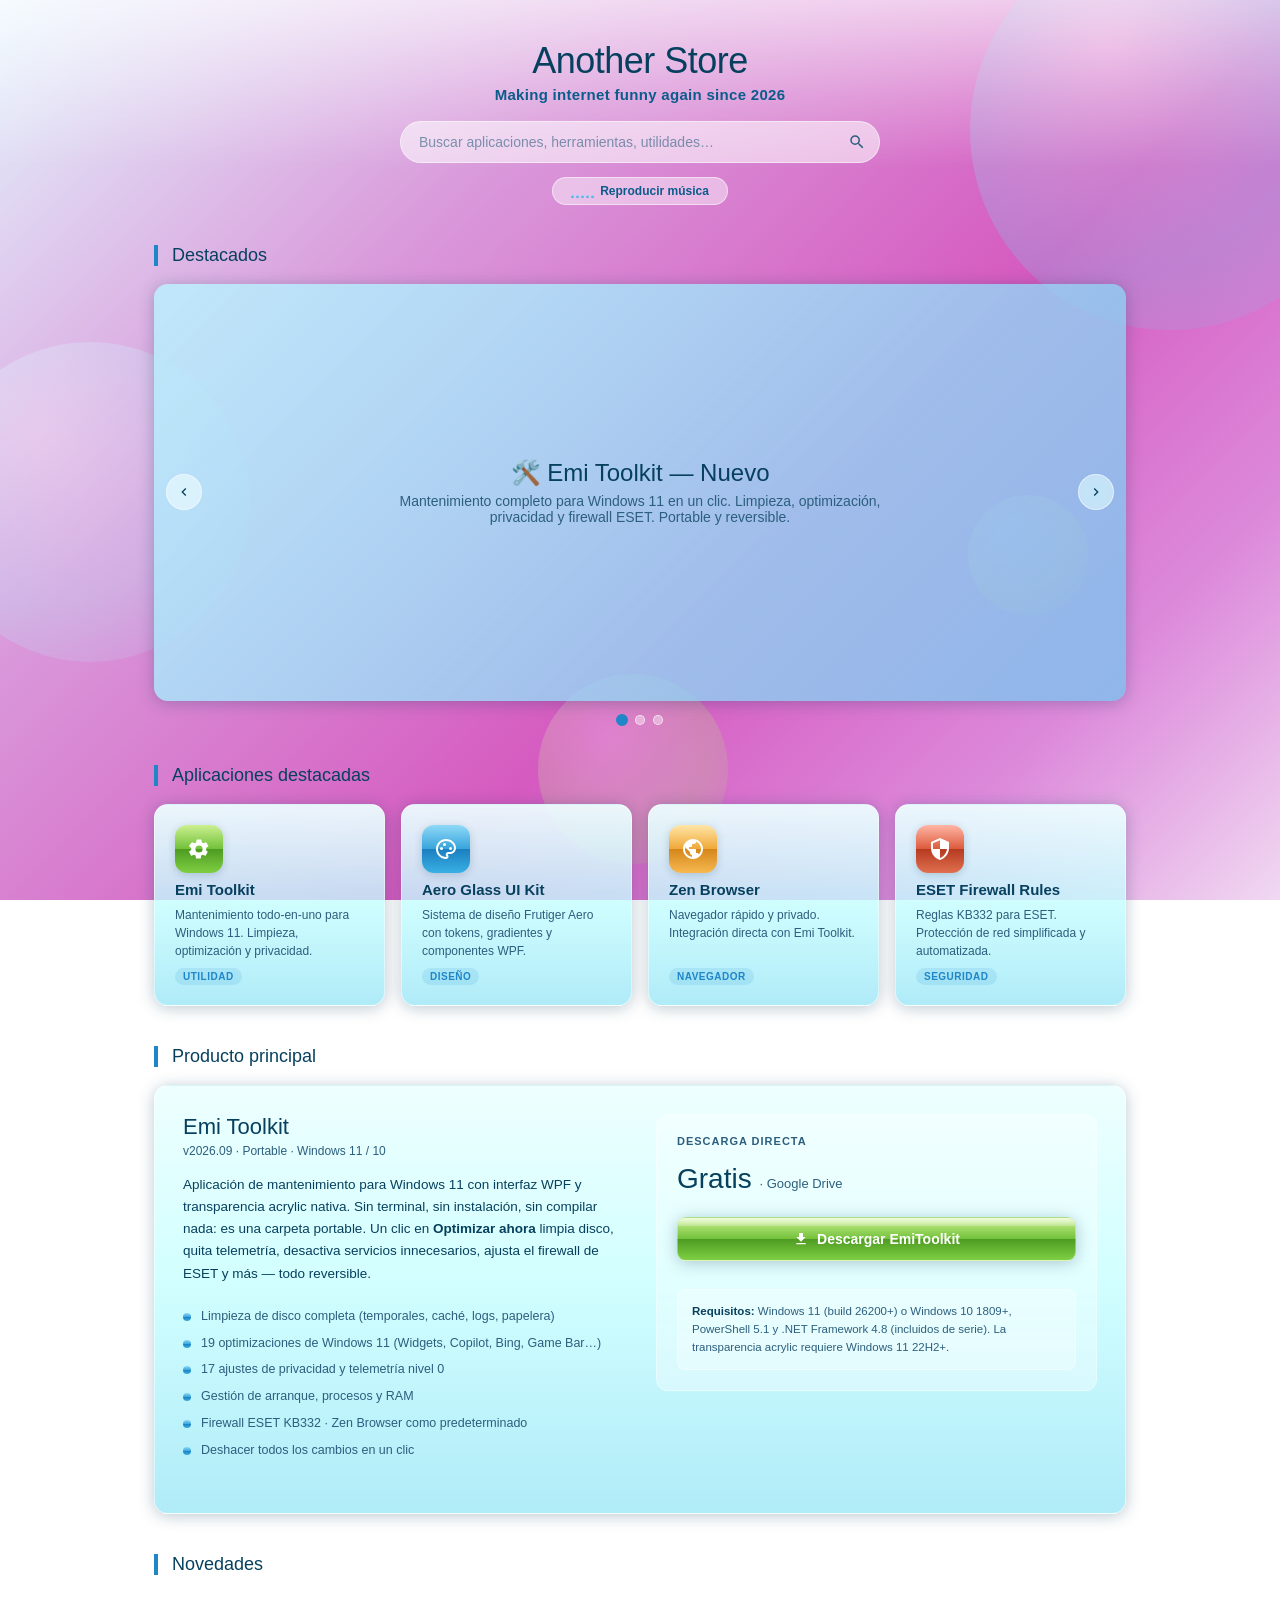
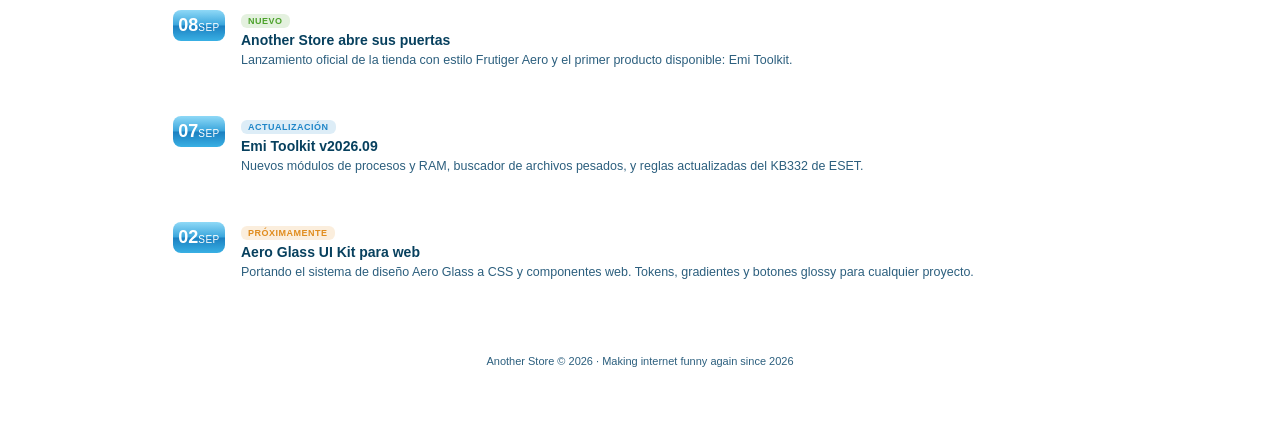
<file: AeroGlass UI Kit/index.html>
<!DOCTYPE html>
<html lang="es">
<head>
<meta charset="UTF-8">
<meta name="viewport" content="width=device-width, initial-scale=1.0">
<title>Another Store — Making Internet Funny Again</title>
<style>
/* ===== RESET & BASE ===== */
*,*::before,*::after{margin:0;padding:0;box-sizing:border-box}
html{height:100%;scroll-behavior:smooth}
body{
  min-height:100%;font-family:'Segoe UI',Tahoma,Geneva,Verdana,sans-serif;
  -webkit-font-smoothing:antialiased;text-rendering:optimizeLegibility;
  overflow-x:hidden;color:#07405E;
  background:linear-gradient(135deg,#E3F4FDFF 0%,#D895D9F6 30%,#D24DBBEC 60%,#D267D0C4 82%,#D897DC5F 100%);
  background-attachment:fixed;
}

/* ===== ANIMATIONS ===== */
@keyframes fadeUp{from{opacity:0;transform:translateY(24px)}to{opacity:1;transform:translateY(0)}}
@keyframes fadeIn{from{opacity:0}to{opacity:1}}
@keyframes float{0%,100%{transform:translateY(0)}50%{transform:translateY(-12px)}}
@keyframes shimmer{0%{background-position:-200% 0}100%{background-position:200% 0}}
@keyframes pulse{0%,100%{opacity:.22}50%{opacity:.35}}
@keyframes slideIn{from{opacity:0;transform:translateX(-20px)}to{opacity:1;transform:translateX(0)}}

.anim-up{animation:fadeUp .7s ease-out both}
.anim-fade{animation:fadeIn .6s ease-out both}
.d1{animation-delay:.1s}.d2{animation-delay:.2s}.d3{animation-delay:.3s}
.d4{animation-delay:.4s}.d5{animation-delay:.5s}.d6{animation-delay:.6s}

/* ===== TOP GLOSS ===== */
.top-gloss{
  position:fixed;top:0;left:0;right:0;height:170px;z-index:0;pointer-events:none;
  background:linear-gradient(to bottom,rgba(255,255,255,.63) 0%,rgba(255,255,255,.26) 55%,transparent 100%);
}

/* ===== BUBBLES ===== */
.bubble{position:fixed;border-radius:50%;pointer-events:none;z-index:0}
.bubble-lg{
  width:320px;height:320px;left:-70px;top:38%;opacity:.30;
  background:radial-gradient(circle at 35% 30%,#fff 0%,#BFE9FB 55%,transparent 100%);
  animation:pulse 6s ease-in-out infinite;
}
.bubble-md{
  width:400px;height:400px;right:-90px;top:-70px;opacity:.26;
  background:radial-gradient(circle at 35% 30%,#fff 0%,#7CCBEE 58%,transparent 100%);
  animation:pulse 8s ease-in-out infinite 1s;
}
.bubble-sm{
  width:190px;height:190px;left:42%;bottom:4%;opacity:.22;
  background:radial-gradient(circle at 35% 30%,#fff 0%,#B6E77A 60%,transparent 100%);
  animation:float 7s ease-in-out infinite;
}
.bubble-xs{
  width:120px;height:120px;right:15%;top:55%;opacity:.18;
  background:radial-gradient(circle at 35% 30%,#fff 0%,#FFD97A 60%,transparent 100%);
  animation:float 9s ease-in-out infinite 2s;
}

/* ===== LAYOUT ===== */
.page{position:relative;z-index:1;max-width:1020px;margin:0 auto;padding:40px 24px 80px}

/* ===== HEADER ===== */
.shop-header{text-align:center;margin-bottom:40px}
.shop-header h1{
  font-size:36px;font-weight:300;color:#07405E;letter-spacing:-.5px;margin-bottom:4px;
}
.shop-header .slogan{
  font-size:15px;color:#0B5C8A;font-weight:600;letter-spacing:.3px;margin-bottom:18px;
}

/* ===== SEARCH BAR ===== */
.search-wrap{
  max-width:480px;margin:0 auto 12px;position:relative;
}
.search-input{
  width:100%;height:42px;padding:0 44px 0 18px;border-radius:21px;border:1px solid rgba(255,255,255,.5);
  background:rgba(255,255,255,.55);backdrop-filter:blur(8px);-webkit-backdrop-filter:blur(8px);
  font-family:inherit;font-size:14px;color:#07405E;outline:none;
  transition:border-color .2s,box-shadow .2s,background .2s;
}
.search-input::placeholder{color:#2C5F7E;opacity:.6}
.search-input:focus{
  border-color:rgba(31,134,200,.5);background:rgba(255,255,255,.75);
  box-shadow:0 0 0 3px rgba(31,134,200,.12);
}
.search-icon{
  position:absolute;right:14px;top:50%;transform:translateY(-50%);
  width:18px;height:18px;fill:#2C5F7E;pointer-events:none;
}

/* ===== AUDIO CONTROL ===== */
.audio-bar{display:flex;align-items:center;justify-content:center;gap:10px;margin-top:14px}
.audio-btn{
  display:inline-flex;align-items:center;gap:6px;padding:6px 18px;border-radius:20px;
  border:1px solid rgba(255,255,255,.5);background:rgba(255,255,255,.45);
  color:#0B5C8A;font-size:12px;font-weight:600;cursor:pointer;
  backdrop-filter:blur(6px);-webkit-backdrop-filter:blur(6px);
  transition:background .2s,border-color .2s,transform .1s;
}
.audio-btn:hover{background:rgba(255,255,255,.7);border-color:rgba(255,255,255,.8)}
.audio-btn:active{transform:scale(.96)}
.audio-btn svg{width:14px;height:14px;fill:currentColor}
.audio-vis{display:flex;align-items:end;gap:2px;height:14px}
.audio-vis span{
  display:block;width:3px;border-radius:2px;
  background:linear-gradient(to top,#39A5DC,#8FD9F7);
  animation:visBar .8s ease-in-out infinite alternate;
}
.audio-vis span:nth-child(1){height:6px;animation-delay:0s}
.audio-vis span:nth-child(2){height:12px;animation-delay:.15s}
.audio-vis span:nth-child(3){height:8px;animation-delay:.3s}
.audio-vis span:nth-child(4){height:14px;animation-delay:.1s}
.audio-vis span:nth-child(5){height:5px;animation-delay:.25s}
.audio-vis.paused span{animation:none;height:3px!important}
@keyframes visBar{0%{height:3px}100%{height:14px}}

/* ===== SECTION TITLES ===== */
.section-title{
  font-size:18px;font-weight:300;color:#07405E;margin:40px 0 18px;
  padding-left:14px;border-left:4px solid #1F86C8;
}

/* ===== CAROUSEL ===== */
.carousel{
  position:relative;border-radius:14px;overflow:hidden;
  box-shadow:0 2px 16px rgba(10,58,86,.28);margin-bottom:8px;
  aspect-ratio:21/9;
}
.carousel-track{display:flex;transition:transform .5s cubic-bezier(.4,0,.2,1);height:100%}
.carousel-slide{
  min-width:100%;height:100%;display:flex;align-items:center;justify-content:center;
  position:relative;overflow:hidden;
}
.carousel-slide .slide-bg{
  position:absolute;inset:0;
  background:linear-gradient(135deg,rgba(191,233,251,.9),rgba(124,203,238,.7));
}
.carousel-slide .slide-content{
  position:relative;z-index:1;text-align:center;padding:32px;
}
.carousel-slide .slide-content h3{font-size:24px;font-weight:300;color:#07405E;margin-bottom:6px}
.carousel-slide .slide-content p{font-size:14px;color:#2C5F7E;max-width:500px;margin:0 auto}
.carousel-dots{
  display:flex;justify-content:center;gap:8px;margin-top:14px;
}
.carousel-dot{
  width:10px;height:10px;border-radius:50%;border:1px solid rgba(255,255,255,.6);
  background:rgba(255,255,255,.4);cursor:pointer;transition:all .2s;
}
.carousel-dot.active{background:#1F86C8;border-color:#1F86C8;transform:scale(1.2)}
.carousel-nav{
  position:absolute;top:50%;transform:translateY(-50%);z-index:2;
  width:36px;height:36px;border-radius:50%;border:1px solid rgba(255,255,255,.5);
  background:rgba(255,255,255,.5);backdrop-filter:blur(6px);cursor:pointer;
  display:flex;align-items:center;justify-content:center;
  transition:background .2s,transform .1s;
}
.carousel-nav:hover{background:rgba(255,255,255,.8)}
.carousel-nav:active{transform:translateY(-50%) scale(.92)}
.carousel-nav svg{width:16px;height:16px;fill:#07405E}
.carousel-prev{left:12px}
.carousel-next{right:12px}

/* ===== FEATURED GRID ===== */
.featured-grid{display:grid;grid-template-columns:repeat(auto-fill,minmax(220px,1fr));gap:16px}
.app-card{
  border-radius:14px;padding:20px;border:1px solid rgba(255,255,255,.5);
  background:linear-gradient(to bottom,rgba(237,255,255,.93) 0%,rgba(196,255,255,.77) 45%,rgba(176,235,248,1) 100%);
  box-shadow:0 2px 16px rgba(10,58,86,.28);
  backdrop-filter:blur(12px);-webkit-backdrop-filter:blur(12px);
  transition:transform .25s,box-shadow .25s;cursor:pointer;
  display:flex;flex-direction:column;gap:8px;
}
.app-card:hover{transform:translateY(-4px);box-shadow:0 6px 24px rgba(10,58,86,.35)}
.app-card .app-icon{
  width:48px;height:48px;border-radius:12px;display:flex;align-items:center;justify-content:center;
  background:linear-gradient(to bottom,#8FD9F7 0%,#39A5DC 49%,#1B7FC0 51%,#39B0E4 100%);
  box-shadow:0 2px 8px rgba(10,58,86,.2);
}
.app-card .app-icon svg{width:24px;height:24px;fill:#fff}
.app-card .app-icon.green{
  background:linear-gradient(to bottom,#CBF08F 0%,#74C23C 49%,#4E9C22 51%,#7FCF43 100%);
}
.app-card .app-icon.amber{
  background:linear-gradient(to bottom,#FFE6A8 0%,#F0A93A 49%,#D5871B 51%,#F7B950 100%);
}
.app-card .app-icon.red{
  background:linear-gradient(to bottom,#FFB6A6 0%,#DD5C3E 49%,#B63B22 51%,#E0704F 100%);
}
.app-card h3{font-size:15px;font-weight:600;color:#07405E}
.app-card p{font-size:12px;color:#2C5F7E;line-height:1.5;flex:1}
.app-card .tag{
  display:inline-block;font-size:10px;font-weight:600;text-transform:uppercase;
  letter-spacing:.5px;padding:3px 8px;border-radius:10px;
  background:rgba(31,134,200,.12);color:#1F86C8;align-self:flex-start;
}

/* ===== MAIN PRODUCT CARD ===== */
.product-card{
  position:relative;border-radius:14px;padding:28px;border:1px solid rgba(255,255,255,.5);
  background:linear-gradient(to bottom,rgba(237,255,255,.93) 0%,rgba(196,255,255,.77) 45%,rgba(176,235,248,1) 100%);
  box-shadow:0 2px 16px rgba(10,58,86,.28);
  backdrop-filter:blur(12px);-webkit-backdrop-filter:blur(12px);
  display:grid;grid-template-columns:1fr 1fr;gap:32px;align-items:start;
}
.product-info h2{font-size:22px;font-weight:300;color:#07405E;margin-bottom:4px}
.product-info .version{font-size:12px;color:#2C5F7E;margin-bottom:16px;display:block}
.product-info .desc{font-size:13.5px;line-height:1.65;color:#07405E;margin-bottom:18px}
.product-info .features{list-style:none;margin-bottom:22px}
.product-info .features li{
  font-size:12.5px;color:#2C5F7E;padding:4px 0 4px 18px;position:relative;line-height:1.5;
}
.product-info .features li::before{
  content:'';position:absolute;left:0;top:10px;width:8px;height:8px;border-radius:50%;
  background:linear-gradient(to bottom,#8FD9F7 0%,#39A5DC 49%,#1B7FC0 51%,#39B0E4 100%);
}
.product-action{
  display:flex;flex-direction:column;gap:14px;padding:20px;border-radius:12px;
  background:rgba(255,255,255,.35);border:1px solid rgba(255,255,255,.4);
}
.product-action .label{font-size:11px;text-transform:uppercase;letter-spacing:1px;color:#2C5F7E;font-weight:600}
.product-action .price{font-size:28px;font-weight:300;color:#07405E;margin:2px 0 8px}
.product-action .price span{font-size:13px;color:#2C5F7E;font-weight:400}

/* ===== GLOSS BUTTON ===== */
.btn-gloss{
  display:inline-flex;align-items:center;justify-content:center;gap:8px;
  height:44px;padding:0 28px;border:none;border-radius:9px;
  font-family:inherit;font-size:14px;font-weight:600;color:#fff;cursor:pointer;
  text-decoration:none;position:relative;overflow:hidden;
  background:linear-gradient(to bottom,#8FD9F7 0%,#39A5DC 49%,#1B7FC0 51%,#39B0E4 100%);
  box-shadow:0 2px 16px rgba(10,58,86,.28);border:1px solid rgba(255,255,255,.35);
  transition:transform .1s,opacity .15s,box-shadow .2s;
}
.btn-gloss::before{
  content:'';position:absolute;top:0;left:0;right:0;height:17px;border-radius:8px 8px 14px 14px;
  background:linear-gradient(to bottom,rgba(255,255,255,.72) 0%,rgba(255,255,255,.22) 48%,transparent 50%);
  pointer-events:none;
}
.btn-gloss:hover{box-shadow:0 2px 20px rgba(10,58,86,.35);border-color:rgba(255,255,255,.7)}
.btn-gloss:active{transform:translateY(1px);opacity:.88}
.btn-gloss svg{width:16px;height:16px;fill:currentColor}
.btn-gloss.green{background:linear-gradient(to bottom,#CBF08F 0%,#74C23C 49%,#4E9C22 51%,#7FCF43 100%)}

.req-box{
  margin-top:14px;padding:12px 14px;border-radius:8px;
  background:rgba(255,255,255,.3);border:1px solid rgba(255,255,255,.35);
  font-size:11.5px;color:#2C5F7E;line-height:1.6;
}
.req-box strong{color:#07405E;font-weight:600}

/* ===== NEWS SECTION ===== */
.news-list{display:flex;flex-direction:column;gap:12px}
.news-item{
  display:flex;gap:16px;align-items:flex-start;padding:16px 18px;border-radius:12px;
  border:1px solid rgba(255,255,255,.45);background:rgba(255,255,255,.4);
  backdrop-filter:blur(8px);-webkit-backdrop-filter:blur(8px);
  transition:background .2s,transform .2s;
}
.news-item:hover{background:rgba(255,255,255,.6);transform:translateX(4px)}
.news-date{
  flex-shrink:0;text-align:center;min-width:52px;padding:6px 0;border-radius:8px;
  background:linear-gradient(to bottom,#8FD9F7 0%,#39A5DC 49%,#1B7FC0 51%,#39B0E4 100%);
  color:#fff;
}
.news-date .day{font-size:18px;font-weight:700;line-height:1}
.news-date .month{font-size:10px;text-transform:uppercase;letter-spacing:.5px;margin-top:2px}
.news-body h4{font-size:14px;font-weight:600;color:#07405E;margin-bottom:3px}
.news-body p{font-size:12.5px;color:#2C5F7E;line-height:1.5}
.news-badge{
  display:inline-block;font-size:9px;font-weight:700;text-transform:uppercase;
  letter-spacing:.5px;padding:2px 7px;border-radius:6px;margin-bottom:4px;
}
.news-badge.new{background:rgba(76,162,43,.15);color:#4CA22B}
.news-badge.update{background:rgba(31,134,200,.15);color:#1F86C8}
.news-badge.soon{background:rgba(224,140,30,.15);color:#E08C1E}

/* ===== FOOTER ===== */
.shop-footer{text-align:center;margin-top:56px;font-size:11px;color:#2C5F7E;opacity:.7}

/* ===== RESPONSIVE ===== */
@media(max-width:700px){
  .product-card{grid-template-columns:1fr;gap:20px}
  .shop-header h1{font-size:28px}
  .carousel{aspect-ratio:16/9}
  .bubble-lg,.bubble-md,.bubble-xs{display:none}
  .featured-grid{grid-template-columns:1fr 1fr}
}
@media(max-width:480px){
  .featured-grid{grid-template-columns:1fr}
}
</style>
</head>
<body>

<!-- Decorative layers -->
<div class="top-gloss"></div>
<div class="bubble bubble-lg"></div>
<div class="bubble bubble-md"></div>
<div class="bubble bubble-sm"></div>
<div class="bubble bubble-xs"></div>

<!-- Audio (autoplay attempted, fallback to button) -->
<audio id="shopMusic" loop preload="auto">
  <source src="Another Shop Theme (HQ).mp3" type="audio/mpeg">
</audio>

<div class="page">

  <!-- ===== HEADER ===== -->
  <header class="shop-header anim-up">
    <h1>Another Store</h1>
    <p class="slogan">Making internet funny again since 2026</p>

    <div class="search-wrap anim-up d1">
      <input class="search-input" type="text" id="searchInput" placeholder="Buscar aplicaciones, herramientas, utilidades…">
      <svg class="search-icon" viewBox="0 0 24 24"><path d="M15.5 14h-.79l-.28-.27A6.47 6.47 0 0 0 16 9.5 6.5 6.5 0 1 0 9.5 16c1.61 0 3.09-.59 4.23-1.57l.27.28v.79l5 4.99L20.49 19l-4.99-5zm-6 0C7.01 14 5 11.99 5 9.5S7.01 5 9.5 5 14 7.01 14 9.5 11.99 14 9.5 14z"/></svg>
    </div>

    <div class="audio-bar anim-up d2">
      <button class="audio-btn" id="musicToggle" type="button">
        <div class="audio-vis paused" id="audioVis">
          <span></span><span></span><span></span><span></span><span></span>
        </div>
        <span id="musicLabel">Reproducir música</span>
      </button>
    </div>
  </header>

  <!-- ===== CAROUSEL ===== -->
  <h2 class="section-title anim-up d2">Destacados</h2>
  <div class="carousel anim-up d3" id="carousel">
    <div class="carousel-track" id="carouselTrack">
      <div class="carousel-slide">
        <div class="slide-bg" style="background:linear-gradient(135deg,rgba(191,233,251,.95),rgba(111,199,240,.7))"></div>
        <div class="slide-content">
          <h3>🛠️ Emi Toolkit — Nuevo</h3>
          <p>Mantenimiento completo para Windows 11 en un clic. Limpieza, optimización, privacidad y firewall ESET. Portable y reversible.</p>
        </div>
      </div>
      <div class="carousel-slide">
        <div class="slide-bg" style="background:linear-gradient(135deg,rgba(182,231,122,.9),rgba(124,203,238,.7))"></div>
        <div class="slide-content">
          <h3>🎨 Aero Glass UI Kit</h3>
          <p>Sistema de diseño Frutiger Aero completo con tokens XAML, gradientes glossy y componentes WPF listos para usar.</p>
        </div>
      </div>
      <div class="carousel-slide">
        <div class="slide-bg" style="background:linear-gradient(135deg,rgba(255,217,122,.9),rgba(255,166,148,.6))"></div>
        <div class="slide-content">
          <h3>🚀 Próximamente</h3>
          <p>Nuevas herramientas y utilidades con el mismo estilo aero glass. Mantente atento a las novedades.</p>
        </div>
      </div>
    </div>
    <button class="carousel-nav carousel-prev" id="carouselPrev" type="button">
      <svg viewBox="0 0 24 24"><path d="M15.41 7.41L14 6l-6 6 6 6 1.41-1.41L10.83 12z"/></svg>
    </button>
    <button class="carousel-nav carousel-next" id="carouselNext" type="button">
      <svg viewBox="0 0 24 24"><path d="M10 6L8.59 7.41 13.17 12l-4.58 4.59L10 18l6-6z"/></svg>
    </button>
  </div>
  <div class="carousel-dots anim-fade d4" id="carouselDots"></div>

  <!-- ===== FEATURED APPS ===== -->
  <h2 class="section-title anim-up d3">Aplicaciones destacadas</h2>
  <div class="featured-grid anim-up d4" id="appsGrid">

    <div class="app-card" data-name="emi toolkit mantenimiento windows optimizar limpiar">
      <div class="app-icon green">
        <svg viewBox="0 0 24 24"><path d="M19.14 12.94c.04-.3.06-.61.06-.94 0-.32-.02-.64-.07-.94l2.03-1.58a.49.49 0 0 0 .12-.61l-1.92-3.32a.49.49 0 0 0-.59-.22l-2.39.96c-.5-.38-1.03-.7-1.62-.94l-.36-2.54a.48.48 0 0 0-.48-.41h-3.84a.48.48 0 0 0-.48.41l-.36 2.54c-.59.24-1.13.57-1.62.94l-2.39-.96a.49.49 0 0 0-.59.22L2.09 8.83a.49.49 0 0 0 .12.61l2.03 1.58c-.05.3-.07.62-.07.94s.02.64.07.94l-2.03 1.58a.49.49 0 0 0-.12.61l1.92 3.32c.12.22.37.29.59.22l2.39-.96c.5.38 1.03.7 1.62.94l.36 2.54c.05.24.27.41.48.41h3.84c.24 0 .44-.17.48-.41l.36-2.54c.59-.24 1.13-.56 1.62-.94l2.39.96c.22.08.47 0 .59-.22l1.92-3.32c.12-.22.07-.47-.12-.61l-2.01-1.58zM12 15.6A3.6 3.6 0 1 1 12 8.4a3.6 3.6 0 0 1 0 7.2z"/></svg>
      </div>
      <h3>Emi Toolkit</h3>
      <p>Mantenimiento todo-en-uno para Windows 11. Limpieza, optimización y privacidad.</p>
      <span class="tag">Utilidad</span>
    </div>

    <div class="app-card" data-name="aero glass ui kit diseño xaml wpf frutiger">
      <div class="app-icon">
        <svg viewBox="0 0 24 24"><path d="M12 22C6.49 22 2 17.51 2 12S6.49 2 12 2s10 4.04 10 9c0 3.31-2.69 6-6 6h-1.77c-.28 0-.5.22-.5.5 0 .12.05.23.13.33.41.49.63 1.09.63 1.72 0 1.37-1.12 2.47-2.49 2.45zm0-18c-4.41 0-8 3.59-8 8s3.59 8 8 8c.28 0 .5-.22.5-.5a.54.54 0 0 0-.13-.33c-.41-.49-.63-1.09-.63-1.72 0-1.37 1.12-2.47 2.49-2.45H16c2.21 0 4-1.79 4-4 0-3.86-3.59-7-8-7z"/><circle cx="7.5" cy="11.5" r="1.5"/><circle cx="10.5" cy="7.5" r="1.5"/><circle cx="16.5" cy="11.5" r="1.5"/></svg>
      </div>
      <h3>Aero Glass UI Kit</h3>
      <p>Sistema de diseño Frutiger Aero con tokens, gradientes y componentes WPF.</p>
      <span class="tag">Diseño</span>
    </div>

    <div class="app-card" data-name="zen browser navegador web rapido privado">
      <div class="app-icon amber">
        <svg viewBox="0 0 24 24"><path d="M12 2C6.48 2 2 6.48 2 12s4.48 10 10 10 10-4.48 10-10S17.52 2 12 2zm-1 17.93c-3.95-.49-7-3.85-7-7.93 0-.62.08-1.21.21-1.79L9 15v1c0 1.1.9 2 2 2v1.93zm6.9-2.54c-.26-.81-1-1.39-1.9-1.39h-1v-3c0-.55-.45-1-1-1H8v-2h2c.55 0 1-.45 1-1V7h2c1.1 0 2-.9 2-2v-.41c2.93 1.19 5 4.06 5 7.41 0 2.08-.8 3.97-2.1 5.39z"/></svg>
      </div>
      <h3>Zen Browser</h3>
      <p>Navegador rápido y privado. Integración directa con Emi Toolkit.</p>
      <span class="tag">Navegador</span>
    </div>

    <div class="app-card" data-name="firewall eset seguridad red proteccion kb332">
      <div class="app-icon red">
        <svg viewBox="0 0 24 24"><path d="M12 1L3 5v6c0 5.55 3.84 10.74 9 12 5.16-1.26 9-6.45 9-12V5l-9-4zm0 10.99h7c-.53 4.12-3.28 7.79-7 8.94V12H5V6.3l7-3.11v8.8z"/></svg>
      </div>
      <h3>ESET Firewall Rules</h3>
      <p>Reglas KB332 para ESET. Protección de red simplificada y automatizada.</p>
      <span class="tag">Seguridad</span>
    </div>

  </div>

  <!-- ===== MAIN PRODUCT ===== -->
  <h2 class="section-title anim-up d4">Producto principal</h2>
  <section class="product-card anim-up d5">
    <div class="product-info">
      <h2>Emi Toolkit</h2>
      <span class="version">v2026.09 · Portable · Windows 11 / 10</span>
      <p class="desc">
        Aplicación de mantenimiento para Windows 11 con interfaz WPF y transparencia
        acrylic nativa. Sin terminal, sin instalación, sin compilar nada: es una carpeta
        portable. Un clic en <strong>Optimizar ahora</strong> limpia disco, quita telemetría,
        desactiva servicios innecesarios, ajusta el firewall de ESET y más — todo reversible.
      </p>
      <ul class="features">
        <li>Limpieza de disco completa (temporales, caché, logs, papelera)</li>
        <li>19 optimizaciones de Windows 11 (Widgets, Copilot, Bing, Game Bar…)</li>
        <li>17 ajustes de privacidad y telemetría nivel 0</li>
        <li>Gestión de arranque, procesos y RAM</li>
        <li>Firewall ESET KB332 · Zen Browser como predeterminado</li>
        <li>Deshacer todos los cambios en un clic</li>
      </ul>
    </div>
    <div class="product-action">
      <span class="label">Descarga directa</span>
      <div class="price">Gratis <span>· Google Drive</span></div>
      <a class="btn-gloss green" href="#" onclick="alert('Demo: Enlace de descarga no configurado. Reemplaza este href con tu URL real de Google Drive.')" target="_blank" rel="noopener noreferrer">
        <svg viewBox="0 0 24 24"><path d="M19 9h-4V3H9v6H5l7 7 7-7zM5 18v2h14v-2H5z"/></svg>
        Descargar EmiToolkit
      </a>
      <div class="req-box">
        <strong>Requisitos:</strong> Windows 11 (build 26200+) o Windows 10 1809+,
        PowerShell 5.1 y .NET Framework 4.8 (incluidos de serie). La transparencia
        acrylic requiere Windows 11 22H2+.
      </div>
    </div>
  </section>

  <!-- ===== NEWS ===== -->
  <h2 class="section-title anim-up d5">Novedades</h2>
  <div class="news-list anim-up d6">

    <div class="news-item">
      <div class="news-date"><span class="day">08</span><span class="month">Sep</span></div>
      <div class="news-body">
        <span class="news-badge new">Nuevo</span>
        <h4>Another Store abre sus puertas</h4>
        <p>Lanzamiento oficial de la tienda con estilo Frutiger Aero y el primer producto disponible: Emi Toolkit.</p>
      </div>
    </div>

    <div class="news-item">
      <div class="news-date"><span class="day">07</span><span class="month">Sep</span></div>
      <div class="news-body">
        <span class="news-badge update">Actualización</span>
        <h4>Emi Toolkit v2026.09</h4>
        <p>Nuevos módulos de procesos y RAM, buscador de archivos pesados, y reglas actualizadas del KB332 de ESET.</p>
      </div>
    </div>

    <div class="news-item">
      <div class="news-date"><span class="day">02</span><span class="month">Sep</span></div>
      <div class="news-body">
        <span class="news-badge soon">Próximamente</span>
        <h4>Aero Glass UI Kit para web</h4>
        <p>Portando el sistema de diseño Aero Glass a CSS y componentes web. Tokens, gradientes y botones glossy para cualquier proyecto.</p>
      </div>
    </div>

  </div>

  <footer class="shop-footer anim-fade d6">
    Another Store &copy; 2026 · Making internet funny again since 2026
  </footer>

</div>

<script>
(function(){
  /* ===== AUDIO AUTOPLAY + TOGGLE ===== */
  var audio = document.getElementById('shopMusic');
  var btn = document.getElementById('musicToggle');
  var label = document.getElementById('musicLabel');
  var vis = document.getElementById('audioVis');
  var playing = false;
  audio.volume = 0.45;

  function setPlaying(state){
    playing = state;
    label.textContent = playing ? 'Pausar música' : 'Reproducir música';
    if(playing){ vis.classList.remove('paused'); } else { vis.classList.add('paused'); }
  }

  // Autoplay on load (browsers may block; first interaction unlocks)
  var p = audio.play();
  if(p && p.then){
    p.then(function(){ setPlaying(true); })
     .catch(function(){
       // Retry on first user interaction anywhere on page
       function unlock(){
         audio.play().then(function(){ setPlaying(true); }).catch(function(){});
         document.removeEventListener('click', unlock);
         document.removeEventListener('keydown', unlock);
         document.removeEventListener('touchstart', unlock);
       }
       document.addEventListener('click', unlock);
       document.addEventListener('keydown', unlock);
       document.addEventListener('touchstart', unlock);
     });
  }

  btn.addEventListener('click', function(e){
    e.stopPropagation();
    if(playing){ audio.pause(); setPlaying(false); }
    else { audio.play().then(function(){ setPlaying(true); }).catch(function(){}); }
  });

  /* ===== CAROUSEL ===== */
  var track = document.getElementById('carouselTrack');
  var slides = track.children;
  var dotsWrap = document.getElementById('carouselDots');
  var current = 0;
  var total = slides.length;
  var autoTimer;

  // Create dots
  for(var i = 0; i < total; i++){
    var dot = document.createElement('div');
    dot.className = 'carousel-dot' + (i === 0 ? ' active' : '');
    dot.setAttribute('data-i', i);
    dot.addEventListener('click', function(){ goTo(parseInt(this.getAttribute('data-i'))); });
    dotsWrap.appendChild(dot);
  }

  function goTo(idx){
    current = ((idx % total) + total) % total;
    track.style.transform = 'translateX(-' + (current * 100) + '%)';
    var dots = dotsWrap.children;
    for(var d = 0; d < dots.length; d++){
      dots[d].classList.toggle('active', d === current);
    }
    resetAuto();
  }

  document.getElementById('carouselPrev').addEventListener('click', function(){ goTo(current - 1); });
  document.getElementById('carouselNext').addEventListener('click', function(){ goTo(current + 1); });

  function resetAuto(){ clearInterval(autoTimer); autoTimer = setInterval(function(){ goTo(current + 1); }, 5000); }
  resetAuto();

  /* ===== SEARCH FILTER ===== */
  var searchInput = document.getElementById('searchInput');
  var cards = document.querySelectorAll('.app-card');

  searchInput.addEventListener('input', function(){
    var q = this.value.toLowerCase().trim();
    cards.forEach(function(card){
      var text = (card.getAttribute('data-name') || '') + ' ' + card.textContent.toLowerCase();
      card.style.display = (!q || text.indexOf(q) !== -1) ? '' : 'none';
    });
  });

})();
</script>
</body>
</html>
</file>
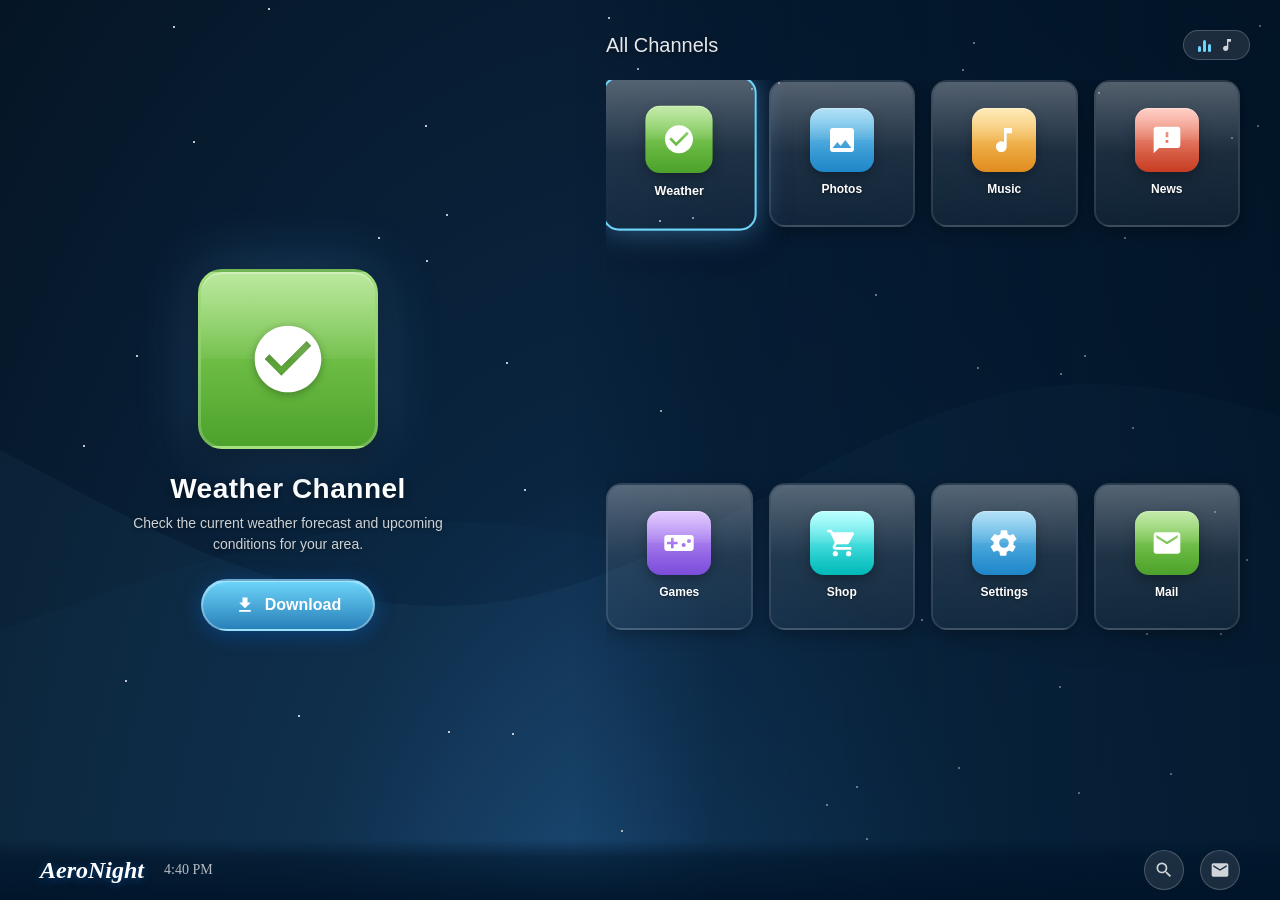
<file: AeroNight/index.html>
<!DOCTYPE html>
<html lang="es">
<head>
<meta charset="UTF-8">
<meta name="viewport" content="width=device-width, initial-scale=1.0">
<title>AeroNight — Demo</title>
<link rel="stylesheet" href="aeronight.css">
<style>
  /* Demo-only: generate stars via JS */
</style>
</head>
<body style="background-color: #051525; margin: 0; overflow: hidden;">
<div class="an-reset">

  <!-- Background -->
  <div class="an-bg">
    <div class="an-wave an-wave-1">
      <svg viewBox="0 0 1440 320" preserveAspectRatio="none">
        <path fill="rgba(109,213,250,.3)" d="M0,160L48,176C96,192,192,224,288,213.3C384,203,480,149,576,138.7C672,128,768,160,864,181.3C960,203,1056,213,1152,197.3C1248,181,1344,139,1392,117.3L1440,96L1440,320L1392,320C1344,320,1248,320,1152,320C1056,320,960,320,864,320C768,320,672,320,576,320C480,320,384,320,288,320C192,320,96,320,48,320L0,320Z"/>
      </svg>
    </div>
    <div class="an-wave an-wave-2">
      <svg viewBox="0 0 1440 320" preserveAspectRatio="none">
        <path fill="rgba(100,180,255,.2)" d="M0,224L48,213.3C96,203,192,181,288,186.7C384,192,480,224,576,234.7C672,245,768,235,864,208C960,181,1056,139,1152,128C1248,117,1344,139,1392,149.3L1440,160L1440,320L1392,320C1344,320,1248,320,1152,320C1056,320,960,320,864,320C768,320,672,320,576,320C480,320,384,320,288,320C192,320,96,320,48,320L0,320Z"/>
      </svg>
    </div>
    <div class="an-stars" id="stars"></div>
  </div>

  <!-- Main Layout -->
  <div class="an-container">

    <!-- Left Panel: Selected Channel -->
    <div class="an-left">
      <div class="an-selected" id="selectedChannel">
        <div class="an-sel-icon an-icon-green">
          <svg viewBox="0 0 24 24"><path d="M12 2C6.48 2 2 6.48 2 12s4.48 10 10 10 10-4.48 10-10S17.52 2 12 2zm-2 15l-5-5 1.41-1.41L10 14.17l7.59-7.59L19 8l-9 9z"/></svg>
        </div>
        <h2 class="an-sel-title" id="selTitle">Weather Channel</h2>
        <p class="an-sel-desc" id="selDesc">Check the current weather forecast and upcoming conditions for your area.</p>
        <a href="#" class="an-btn-download">
          <svg viewBox="0 0 24 24"><path d="M19 9h-4V3H9v6H5l7 7 7-7zM5 18v2h14v-2H5z"/></svg>
          Download
        </a>
      </div>
    </div>

    <!-- Right Panel: Channel Grid -->
    <div class="an-right">
      <div class="an-panel-header">
        <h3 class="an-panel-title">All Channels</h3>
        <div class="an-audio-ctrl" id="audioCtrl">
          <div class="an-audio-bars" id="audioBars">
            <span></span><span></span><span></span>
          </div>
          <svg viewBox="0 0 24 24"><path d="M12 3v10.55c-.59-.34-1.27-.55-2-.55-2.21 0-4 1.79-4 4s1.79 4 4 4 4-1.79 4-4V7h4V3h-6z"/></svg>
        </div>
      </div>

      <div class="an-grid" id="channelGrid">
        <!-- Channels injected by JS -->
      </div>
    </div>

  </div>

  <!-- Bottom Bar -->
  <div class="an-bottom">
    <div class="an-bottom-left">
      <span class="an-logo">AeroNight</span>
      <span class="an-clock" id="clock">12:00 PM</span>
    </div>
    <div class="an-bottom-right">
      <button class="an-bottom-btn" id="searchBtn" type="button">
        <svg viewBox="0 0 24 24"><path d="M15.5 14h-.79l-.28-.27A6.47 6.47 0 0 0 16 9.5 6.5 6.5 0 1 0 9.5 16c1.61 0 3.09-.59 4.23-1.57l.27.28v.79l5 4.99L20.49 19l-4.99-5zm-6 0C7.01 14 5 11.99 5 9.5S7.01 5 9.5 5 14 7.01 14 9.5 11.99 14 9.5 14z"/></svg>
      </button>
      <button class="an-bottom-btn" type="button">
        <svg viewBox="0 0 24 24"><path d="M20 4H4c-1.1 0-1.99.9-1.99 2L2 18c0 1.1.9 2 2 2h16c1.1 0 2-.9 2-2V6c0-1.1-.9-2-2-2zm0 4l-8 5-8-5V6l8 5 8-5v2z"/></svg>
      </button>
    </div>
  </div>

  <!-- Search Overlay -->
  <div class="an-search-overlay" id="searchOverlay">
    <div class="an-search-box">
      <input class="an-search-input" type="text" placeholder="Search channels..." id="searchInput">
      <p class="an-search-hint">Press ESC to close</p>
    </div>
  </div>

</div>

<script>
(function(){
  // Channel data
  var channels = [
    { name: 'Weather', icon: 'green', svg: '<path d="M12 2C6.48 2 2 6.48 2 12s4.48 10 10 10 10-4.48 10-10S17.52 2 12 2zm-2 15l-5-5 1.41-1.41L10 14.17l7.59-7.59L19 8l-9 9z"/>', desc: 'Check the current weather forecast and upcoming conditions for your area.' },
    { name: 'Photos', icon: 'blue', svg: '<path d="M21 19V5c0-1.1-.9-2-2-2H5c-1.1 0-2 .9-2 2v14c0 1.1.9 2 2 2h14c1.1 0 2-.9 2-2zM8.5 13.5l2.5 3.01L14.5 12l4.5 6H5l3.5-4.5z"/>', desc: 'Browse and organize your photo collection with beautiful galleries.' },
    { name: 'Music', icon: 'amber', svg: '<path d="M12 3v10.55c-.59-.34-1.27-.55-2-.55-2.21 0-4 1.79-4 4s1.79 4 4 4 4-1.79 4-4V7h4V3h-6z"/>', desc: 'Stream your favorite tracks and discover new artists.' },
    { name: 'News', icon: 'red', svg: '<path d="M20 2H4c-1.1 0-1.99.9-1.99 2L2 22l4-4h14c1.1 0 2-.9 2-2V4c0-1.1-.9-2-2-2zm-7 12h-2v-2h2v2zm0-4h-2V6h2v4z"/>', desc: 'Stay updated with the latest headlines from around the world.' },
    { name: 'Games', icon: 'purple', svg: '<path d="M21 6H3c-1.1 0-2 .9-2 2v8c0 1.1.9 2 2 2h18c1.1 0 2-.9 2-2V8c0-1.1-.9-2-2-2zm-10 7H8v3H6v-3H3v-2h3V8h2v3h3v2zm4.5 2c-.83 0-1.5-.67-1.5-1.5s.67-1.5 1.5-1.5 1.5.67 1.5 1.5-.67 1.5-1.5 1.5zm4-3c-.83 0-1.5-.67-1.5-1.5S18.67 9 19.5 9s1.5.67 1.5 1.5-.67 1.5-1.5 1.5z"/>', desc: 'Play classic and new games directly from your console.' },
    { name: 'Shop', icon: 'cyan', svg: '<path d="M7 18c-1.1 0-1.99.9-1.99 2S5.9 22 7 22s2-.9 2-2-.9-2-2-2zM1 2v2h2l3.6 7.59-1.35 2.45c-.16.28-.25.61-.25.96 0 1.1.9 2 2 2h12v-2H7.42c-.14 0-.25-.11-.25-.25l.03-.12.9-1.63h7.45c.75 0 1.41-.41 1.75-1.03l3.58-6.49c.08-.14.12-.31.12-.48 0-.55-.45-1-1-1H5.21l-.94-2H1zm16 16c-1.1 0-1.99.9-1.99 2s.89 2 1.99 2 2-.9 2-2-.9-2-2-2z"/>', desc: 'Download new channels and applications from the shop.' },
    { name: 'Settings', icon: 'blue', svg: '<path d="M19.14 12.94c.04-.3.06-.61.06-.94 0-.32-.02-.64-.07-.94l2.03-1.58a.49.49 0 0 0 .12-.61l-1.92-3.32a.49.49 0 0 0-.59-.22l-2.39.96c-.5-.38-1.03-.7-1.62-.94l-.36-2.54a.48.48 0 0 0-.48-.41h-3.84a.48.48 0 0 0-.48.41l-.36 2.54c-.59.24-1.13.57-1.62.94l-2.39-.96a.49.49 0 0 0-.59.22L2.09 8.83a.49.49 0 0 0 .12.61l2.03 1.58c-.05.3-.07.62-.07.94s.02.64.07.94l-2.03 1.58a.49.49 0 0 0-.12.61l1.92 3.32c.12.22.37.29.59.22l2.39-.96c.5.38 1.03.7 1.62.94l.36 2.54c.05.24.27.41.48.41h3.84c.24 0 .44-.17.48-.41l.36-2.54c.59-.24 1.13-.56 1.62-.94l2.39.96c.22.08.47 0 .59-.22l1.92-3.32c.12-.22.07-.47-.12-.61l-2.01-1.58zM12 15.6A3.6 3.6 0 1 1 12 8.4a3.6 3.6 0 0 1 0 7.2z"/>', desc: 'Configure your system preferences and network settings.' },
    { name: 'Mail', icon: 'green', svg: '<path d="M20 4H4c-1.1 0-1.99.9-1.99 2L2 18c0 1.1.9 2 2 2h16c1.1 0 2-.9 2-2V6c0-1.1-.9-2-2-2zm0 4l-8 5-8-5V6l8 5 8-5v2z"/>', desc: 'Read and send messages to your friends and family.' }
  ];

  var grid = document.getElementById('channelGrid');
  var selTitle = document.getElementById('selTitle');
  var selDesc = document.getElementById('selDesc');
  var selIcon = document.querySelector('.an-sel-icon');
  var selected = 0;

  function renderGrid() {
    grid.innerHTML = '';
    channels.forEach(function(ch, i) {
      var tile = document.createElement('div');
      tile.className = 'an-tile' + (i === selected ? ' an-active' : '');
      tile.innerHTML = '<div class="an-tile-icon an-icon-' + ch.icon + '"><svg viewBox="0 0 24 24">' + ch.svg + '</svg></div><div class="an-tile-name">' + ch.name + '</div>';
      tile.addEventListener('click', function() { selectChannel(i); });
      grid.appendChild(tile);
    });
  }

  function selectChannel(i) {
    selected = i;
    var ch = channels[i];
    selTitle.textContent = ch.name + ' Channel';
    selDesc.textContent = ch.desc;
    selIcon.className = 'an-sel-icon an-icon-' + ch.icon;
    selIcon.innerHTML = '<svg viewBox="0 0 24 24">' + ch.svg + '</svg>';
    // Re-trigger animation
    var sel = document.getElementById('selectedChannel');
    sel.style.animation = 'none';
    sel.offsetHeight; // reflow
    sel.style.animation = '';
    renderGrid();
  }

  renderGrid();

  // Stars
  var starsEl = document.getElementById('stars');
  for (var s = 0; s < 50; s++) {
    var star = document.createElement('div');
    star.className = 'an-star';
    star.style.left = Math.random() * 100 + '%';
    star.style.top = Math.random() * 100 + '%';
    star.style.animationDelay = (Math.random() * 3) + 's';
    starsEl.appendChild(star);
  }

  // Clock
  function updateClock() {
    var now = new Date();
    var h = now.getHours();
    var m = now.getMinutes();
    var ampm = h >= 12 ? 'PM' : 'AM';
    h = h % 12; if (h === 0) h = 12;
    m = m < 10 ? '0' + m : m;
    document.getElementById('clock').textContent = h + ':' + m + ' ' + ampm;
  }
  updateClock();
  setInterval(updateClock, 1000);

  // Search overlay
  var overlay = document.getElementById('searchOverlay');
  document.getElementById('searchBtn').addEventListener('click', function() {
    overlay.classList.add('an-open');
    document.getElementById('searchInput').focus();
  });
  document.addEventListener('keydown', function(e) {
    if (e.key === 'Escape') overlay.classList.remove('an-open');
  });
  overlay.addEventListener('click', function(e) {
    if (e.target === overlay) overlay.classList.remove('an-open');
  });

  // Audio toggle (visual only for demo)
  var audioBars = document.getElementById('audioBars');
  var audioPlaying = true;
  document.getElementById('audioCtrl').addEventListener('click', function() {
    audioPlaying = !audioPlaying;
    if (audioPlaying) audioBars.classList.remove('an-paused');
    else audioBars.classList.add('an-paused');
  });

})();
</script>
</body>
</html>
</file>
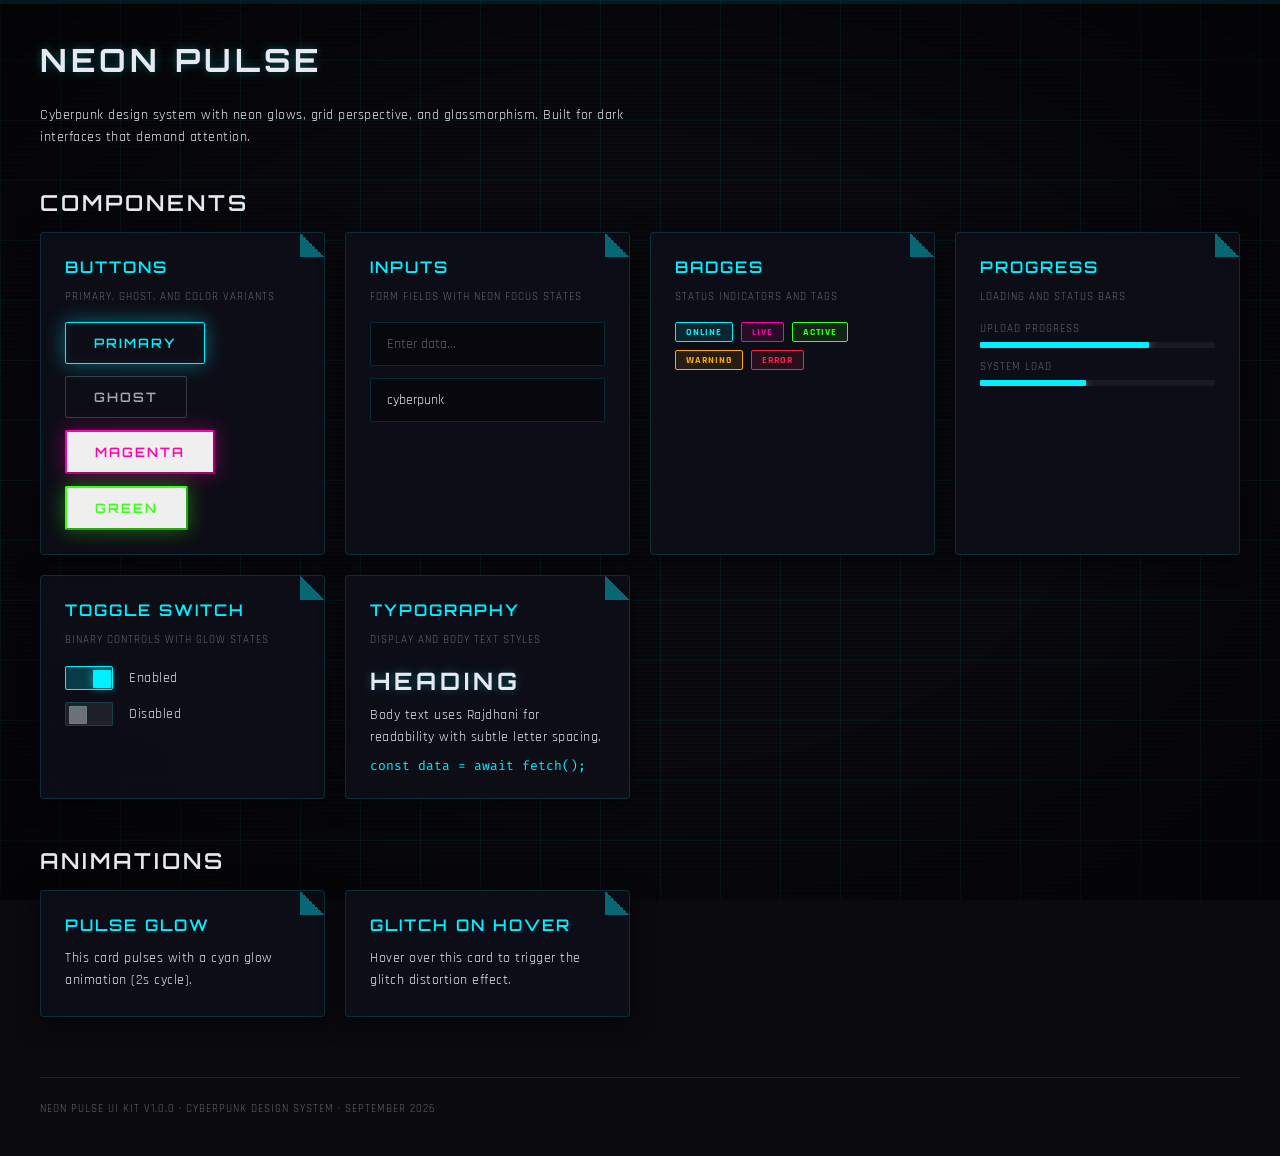
<file: Neon Pulse/index.html>
<!DOCTYPE html>
<html lang="es">
<head>
<meta charset="UTF-8">
<meta name="viewport" content="width=device-width, initial-scale=1.0">
<title>Neon Pulse — Demo</title>
<link rel="stylesheet" href="neonpulse.css">
<link href="https://fonts.googleapis.com/css2?family=Orbitron:wght@400;600;700&family=Rajdhani:wght@400;500;600;700&family=Fira+Code:wght@400;500&display=swap" rel="stylesheet">
</head>
<body style="background-color: #0a0a0f; margin: 0;">
<div class="np-reset">
<!-- Background layers -->
<div class="np-bg"></div>
<div class="np-scanlines"></div>
<div class="np-vignette"></div>
<div class="np-scanline-bar"></div>

<!-- Main container -->
<div class="np-container">

  <!-- Header -->
  <header style="margin-bottom: 40px;">
    <h1 class="np-h1 np-anim-flicker">Neon Pulse</h1>
    <p class="np-body" style="max-width: 600px;">Cyberpunk design system with neon glows, grid perspective, and glassmorphism. Built for dark interfaces that demand attention.</p>
  </header>

  <!-- Cards Grid -->
  <h2 class="np-h2">Components</h2>
  <div class="np-grid">

    <!-- Card 1: Buttons -->
    <div class="np-card np-anim-slide-up">
      <h3 class="np-h3">Buttons</h3>
      <p class="np-body np-small" style="margin-bottom: 16px;">Primary, ghost, and color variants</p>
      <div style="display: flex; flex-wrap: wrap; gap: 12px;">
        <button class="np-btn np-btn-primary">Primary</button>
        <button class="np-btn np-btn-ghost">Ghost</button>
        <button class="np-btn np-btn-magenta">Magenta</button>
        <button class="np-btn np-btn-green">Green</button>
      </div>
    </div>

    <!-- Card 2: Inputs -->
    <div class="np-card np-anim-slide-up" style="animation-delay: .1s;">
      <h3 class="np-h3">Inputs</h3>
      <p class="np-body np-small" style="margin-bottom: 16px;">Form fields with neon focus states</p>
      <input class="np-input" type="text" placeholder="Enter data...">
      <div style="margin-top: 12px;">
        <input class="np-input" type="text" placeholder="Search..." value="cyberpunk">
      </div>
    </div>

    <!-- Card 3: Badges -->
    <div class="np-card np-anim-slide-up" style="animation-delay: .2s;">
      <h3 class="np-h3">Badges</h3>
      <p class="np-body np-small" style="margin-bottom: 16px;">Status indicators and tags</p>
      <div style="display: flex; flex-wrap: wrap; gap: 8px;">
        <span class="np-badge np-badge-cyan">Online</span>
        <span class="np-badge np-badge-magenta">Live</span>
        <span class="np-badge np-badge-green">Active</span>
        <span class="np-badge np-badge-amber">Warning</span>
        <span class="np-badge np-badge-red">Error</span>
      </div>
    </div>

    <!-- Card 4: Progress -->
    <div class="np-card np-anim-slide-up" style="animation-delay: .3s;">
      <h3 class="np-h3">Progress</h3>
      <p class="np-body np-small" style="margin-bottom: 16px;">Loading and status bars</p>
      <div style="margin-bottom: 12px;">
        <div class="np-small" style="margin-bottom: 6px;">Upload Progress</div>
        <div class="np-progress">
          <div class="np-progress-fill" style="width: 72%;"></div>
        </div>
      </div>
      <div>
        <div class="np-small" style="margin-bottom: 6px;">System Load</div>
        <div class="np-progress">
          <div class="np-progress-fill" style="width: 45%;"></div>
        </div>
      </div>
    </div>

    <!-- Card 5: Toggle -->
    <div class="np-card np-anim-slide-up" style="animation-delay: .4s;">
      <h3 class="np-h3">Toggle Switch</h3>
      <p class="np-body np-small" style="margin-bottom: 16px;">Binary controls with glow states</p>
      <div style="display: flex; align-items: center; gap: 16px;">
        <label class="np-toggle">
          <input type="checkbox" checked>
          <span class="np-toggle-track">
            <span class="np-toggle-knob"></span>
          </span>
        </label>
        <span class="np-body">Enabled</span>
      </div>
      <div style="display: flex; align-items: center; gap: 16px; margin-top: 12px;">
        <label class="np-toggle">
          <input type="checkbox">
          <span class="np-toggle-track">
            <span class="np-toggle-knob"></span>
          </span>
        </label>
        <span class="np-body">Disabled</span>
      </div>
    </div>

    <!-- Card 6: Typography -->
    <div class="np-card np-anim-slide-up" style="animation-delay: .5s;">
      <h3 class="np-h3">Typography</h3>
      <p class="np-body np-small" style="margin-bottom: 16px;">Display and body text styles</p>
      <div class="np-h1" style="font-size: 24px; margin-bottom: 8px;">HEADING</div>
      <div class="np-body" style="margin-bottom: 8px;">Body text uses Rajdhani for readability with subtle letter spacing.</div>
      <div class="np-mono" style="color: var(--np-neon-cyan);">const data = await fetch();</div>
    </div>

  </div>

  <!-- Animations Section -->
  <h2 class="np-h2" style="margin-top: 48px;">Animations</h2>
  <div class="np-grid">
    <div class="np-card np-anim-pulse">
      <h3 class="np-h3">Pulse Glow</h3>
      <p class="np-body">This card pulses with a cyan glow animation (2s cycle).</p>
    </div>
    <div class="np-card np-anim-glitch">
      <h3 class="np-h3">Glitch on Hover</h3>
      <p class="np-body">Hover over this card to trigger the glitch distortion effect.</p>
    </div>
  </div>

  <!-- Footer -->
  <footer style="margin-top: 60px; padding-top: 24px; border-top: 1px solid var(--np-border);">
    <p class="np-small">Neon Pulse UI Kit v1.0.0 · Cyberpunk Design System · September 2026</p>
  </footer>

</div>
</div>
</body>
</html>
</file>
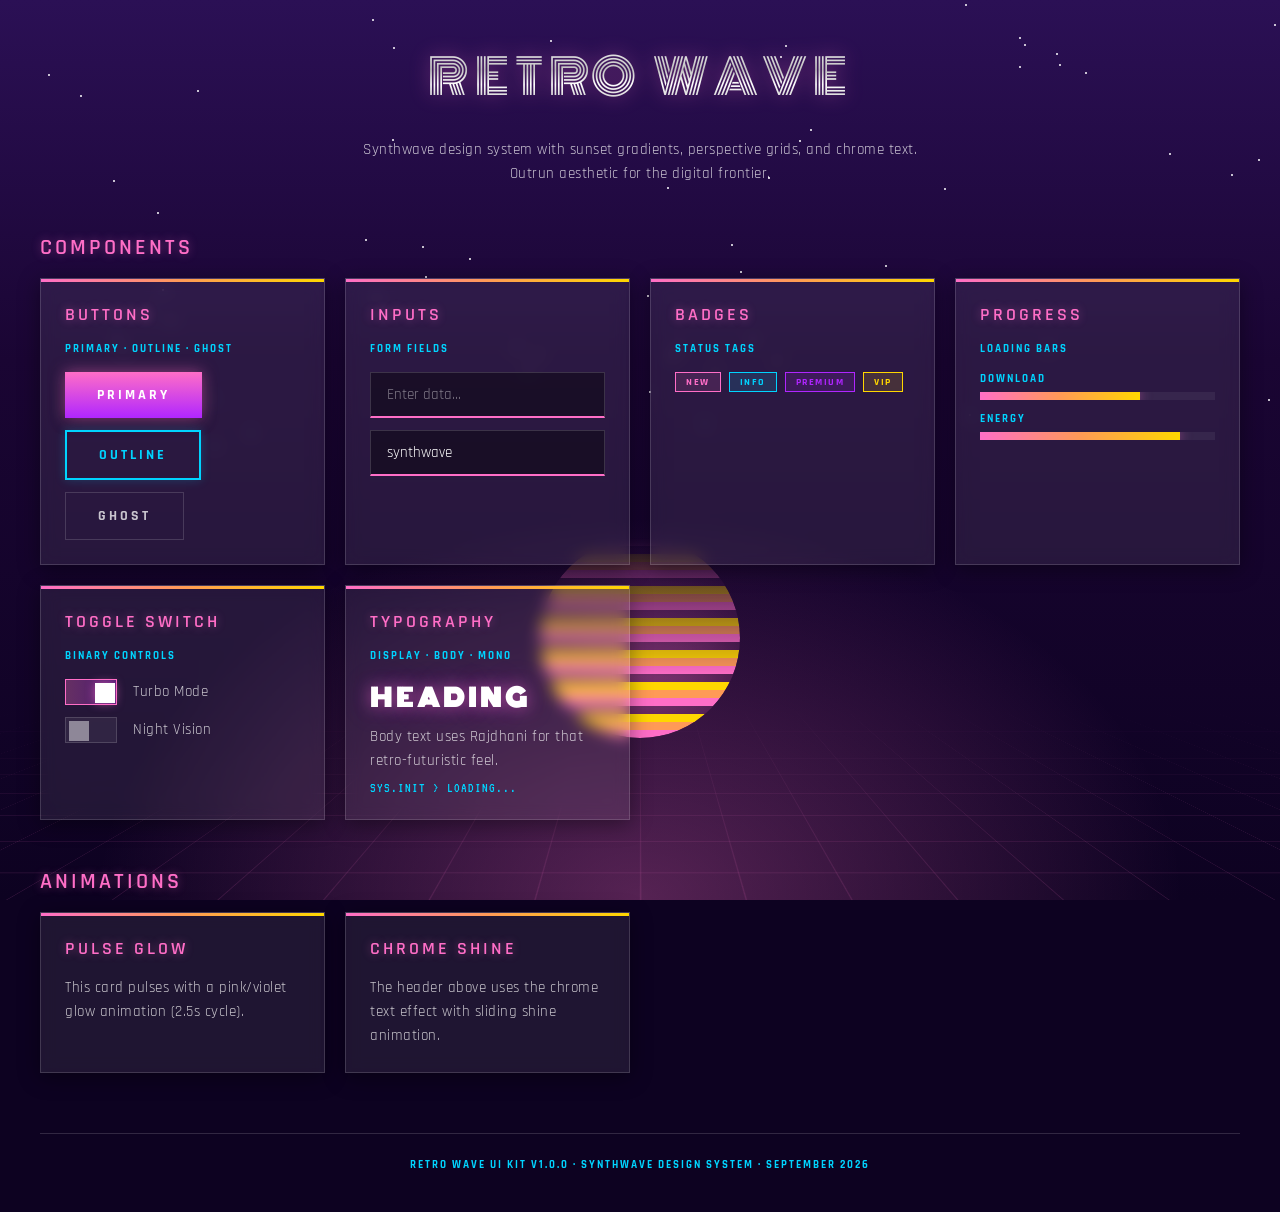
<file: Retro Wave/index.html>
<!DOCTYPE html>
<html lang="es">
<head>
<meta charset="UTF-8">
<meta name="viewport" content="width=device-width, initial-scale=1.0">
<title>Retro Wave — Demo</title>
<link rel="stylesheet" href="retrowave.css">
<link href="https://fonts.googleapis.com/css2?family=Monoton&family=Rajdhani:wght@400;500;600;700&family=VT323&display=swap" rel="stylesheet">
</head>
<body style="background-color: #0d0221; margin: 0;">
<div class="rw-reset">
<!-- Background layers -->
<div class="rw-bg">
  <div class="rw-horizon"></div>
  <div class="rw-grid-floor"></div>
  <div class="rw-sun"></div>
  <div class="rw-stars" id="stars"></div>
</div>

<!-- Main container -->
<div class="rw-container">

  <!-- Header -->
  <header style="margin-bottom: 48px; text-align: center;">
    <div class="rw-display rw-anim-flicker">RETRO WAVE</div>
    <p class="rw-body" style="max-width: 600px; margin: 0 auto;">Synthwave design system with sunset gradients, perspective grids, and chrome text. Outrun aesthetic for the digital frontier.</p>
  </header>

  <!-- Cards Grid -->
  <h2 class="rw-h2">Components</h2>
  <div class="rw-grid">

    <!-- Card 1: Buttons -->
    <div class="rw-card rw-anim-slide-up">
      <h3 class="rw-h2" style="font-size: 18px;">Buttons</h3>
      <p class="rw-label" style="margin-bottom: 16px;">PRIMARY · OUTLINE · GHOST</p>
      <div style="display: flex; flex-wrap: wrap; gap: 12px;">
        <button class="rw-btn rw-btn-primary">Primary</button>
        <button class="rw-btn rw-btn-outline">Outline</button>
        <button class="rw-btn rw-btn-ghost">Ghost</button>
      </div>
    </div>

    <!-- Card 2: Inputs -->
    <div class="rw-card rw-anim-slide-up" style="animation-delay: .1s;">
      <h3 class="rw-h2" style="font-size: 18px;">Inputs</h3>
      <p class="rw-label" style="margin-bottom: 16px;">FORM FIELDS</p>
      <input class="rw-input" type="text" placeholder="Enter data...">
      <div style="margin-top: 12px;">
        <input class="rw-input" type="text" placeholder="Search..." value="synthwave">
      </div>
    </div>

    <!-- Card 3: Badges -->
    <div class="rw-card rw-anim-slide-up" style="animation-delay: .2s;">
      <h3 class="rw-h2" style="font-size: 18px;">Badges</h3>
      <p class="rw-label" style="margin-bottom: 16px;">STATUS TAGS</p>
      <div style="display: flex; flex-wrap: wrap; gap: 8px;">
        <span class="rw-badge rw-badge-pink">New</span>
        <span class="rw-badge rw-badge-blue">Info</span>
        <span class="rw-badge rw-badge-purple">Premium</span>
        <span class="rw-badge rw-badge-gold">VIP</span>
      </div>
    </div>

    <!-- Card 4: Progress -->
    <div class="rw-card rw-anim-slide-up" style="animation-delay: .3s;">
      <h3 class="rw-h2" style="font-size: 18px;">Progress</h3>
      <p class="rw-label" style="margin-bottom: 16px;">LOADING BARS</p>
      <div style="margin-bottom: 12px;">
        <div class="rw-label" style="margin-bottom: 6px;">DOWNLOAD</div>
        <div class="rw-progress">
          <div class="rw-progress-fill" style="width: 68%;"></div>
        </div>
      </div>
      <div>
        <div class="rw-label" style="margin-bottom: 6px;">ENERGY</div>
        <div class="rw-progress">
          <div class="rw-progress-fill" style="width: 85%;"></div>
        </div>
      </div>
    </div>

    <!-- Card 5: Toggle -->
    <div class="rw-card rw-anim-slide-up" style="animation-delay: .4s;">
      <h3 class="rw-h2" style="font-size: 18px;">Toggle Switch</h3>
      <p class="rw-label" style="margin-bottom: 16px;">BINARY CONTROLS</p>
      <div style="display: flex; align-items: center; gap: 16px;">
        <label class="rw-toggle">
          <input type="checkbox" checked>
          <span class="rw-toggle-track">
            <span class="rw-toggle-knob"></span>
          </span>
        </label>
        <span class="rw-body">Turbo Mode</span>
      </div>
      <div style="display: flex; align-items: center; gap: 16px; margin-top: 12px;">
        <label class="rw-toggle">
          <input type="checkbox">
          <span class="rw-toggle-track">
            <span class="rw-toggle-knob"></span>
          </span>
        </label>
        <span class="rw-body">Night Vision</span>
      </div>
    </div>

    <!-- Card 6: Typography -->
    <div class="rw-card rw-anim-slide-up" style="animation-delay: .5s;">
      <h3 class="rw-h2" style="font-size: 18px;">Typography</h3>
      <p class="rw-label" style="margin-bottom: 16px;">DISPLAY · BODY · MONO</p>
      <div class="rw-h1" style="font-size: 24px; margin-bottom: 8px;">HEADING</div>
      <div class="rw-body" style="margin-bottom: 8px;">Body text uses Rajdhani for that retro-futuristic feel.</div>
      <div class="rw-mono" style="color: var(--rw-neon-blue);">SYS.INIT > LOADING...</div>
    </div>

  </div>

  <!-- Animations Section -->
  <h2 class="rw-h2" style="margin-top: 48px;">Animations</h2>
  <div class="rw-grid">
    <div class="rw-card rw-anim-pulse">
      <h3 class="rw-h2" style="font-size: 18px;">Pulse Glow</h3>
      <p class="rw-body">This card pulses with a pink/violet glow animation (2.5s cycle).</p>
    </div>
    <div class="rw-card">
      <h3 class="rw-h2" style="font-size: 18px;">Chrome Shine</h3>
      <p class="rw-body">The header above uses the chrome text effect with sliding shine animation.</p>
    </div>
  </div>

  <!-- Footer -->
  <footer style="margin-top: 60px; padding-top: 24px; border-top: 1px solid var(--rw-glass-border); text-align: center;">
    <p class="rw-label">Retro Wave UI Kit v1.0.0 · Synthwave Design System · September 2026</p>
  </footer>

</div>
</div>

<script>
(function(){
  // Generate stars
  var starsEl = document.getElementById('stars');
  for (var s = 0; s < 60; s++) {
    var star = document.createElement('div');
    star.className = 'rw-star';
    star.style.left = Math.random() * 100 + '%';
    star.style.top = Math.random() * 50 + '%'; // Only top half
    star.style.animationDelay = (Math.random() * 3) + 's';
    starsEl.appendChild(star);
  }
})();
</script>
</body>
</html>
</file>
<file: AeroNight/aeronight.css>
/* ===== AeroNight UI Kit ===== */
/* Sistema de diseño oscuro estilo Wii Menu / Wii Shop Channel */

/* ===== VARIABLES ===== */
:root {
  --an-bg-deep: #051525;
  --an-bg-mid: #0a2540;
  --an-bg-light: #1a4a7a;
  --an-glow-cyan: #6dd5fa;
  --an-glow-blue: rgba(100,180,255,.3);
  --an-text: #ffffff;
  --an-text-sec: rgba(255,255,255,.8);
  --an-text-muted: rgba(255,255,255,.5);
  --an-glass: rgba(255,255,255,.15);
  --an-glass-border: rgba(255,255,255,.1);
  --an-glass-hover: rgba(255,255,255,.2);
}

/* ===== RESET ===== */
.an-reset, .an-reset *, .an-reset *::before, .an-reset *::after {
  margin: 0; padding: 0; box-sizing: border-box;
}

/* ===== BACKGROUND ===== */
.an-bg {
  position: fixed; inset: 0; z-index: 0;
  background: radial-gradient(ellipse at 50% 120%, var(--an-bg-light) 0%, var(--an-bg-mid) 40%, var(--an-bg-deep) 100%);
  overflow: hidden;
}

/* Waves */
.an-wave {
  position: absolute; bottom: 0; left: 0; width: 200%; height: 100%;
  pointer-events: none;
}
.an-wave svg { width: 100%; height: 100%; }
.an-wave-1 { animation: anWaveMove 12s linear infinite; opacity: .15; }
.an-wave-2 { animation: anWaveMove 18s linear infinite reverse; opacity: .1; }

@keyframes anWaveMove {
  0% { transform: translateX(0); }
  100% { transform: translateX(-50%); }
}

/* Stars */
.an-stars { position: absolute; inset: 0; pointer-events: none; }
.an-star {
  position: absolute; width: 2px; height: 2px;
  background: #fff; border-radius: 50%;
  animation: anTwinkle 3s ease-in-out infinite;
}
@keyframes anTwinkle {
  0%, 100% { opacity: .2; }
  50% { opacity: .8; }
}

/* ===== LAYOUT ===== */
.an-container {
  position: relative; z-index: 1;
  display: flex; height: 100vh; width: 100vw;
  font-family: 'Segoe UI', Tahoma, sans-serif;
  color: var(--an-text);
}

/* ===== LEFT PANEL ===== */
.an-left {
  flex: 0 0 45%;
  display: flex; flex-direction: column;
  align-items: center; justify-content: center;
  padding: 40px;
}

.an-selected {
  text-align: center;
  animation: anChannelPop .4s cubic-bezier(.2,.8,.3,1) both;
}
@keyframes anChannelPop {
  from { opacity: 0; transform: scale(.8); }
  to { opacity: 1; transform: scale(1); }
}

.an-sel-icon {
  width: 180px; height: 180px; border-radius: 24px;
  margin: 0 auto 24px;
  display: flex; align-items: center; justify-content: center;
  position: relative; overflow: hidden;
  box-shadow: 0 8px 32px rgba(0,0,0,.5), 0 0 60px var(--an-glow-blue), inset 0 2px 0 rgba(255,255,255,.3);
  border: 3px solid rgba(255,255,255,.2);
}
.an-sel-icon::after {
  content: ''; position: absolute; top: 0; left: 0; right: 0; height: 50%;
  background: linear-gradient(to bottom, rgba(255,255,255,.4) 0%, rgba(255,255,255,.05) 100%);
  border-radius: 21px 21px 0 0; pointer-events: none;
}
.an-sel-icon svg {
  width: 80px; height: 80px; fill: #fff;
  position: relative; z-index: 1;
  filter: drop-shadow(0 2px 4px rgba(0,0,0,.3));
}

.an-sel-title {
  font-size: 28px; font-weight: 700;
  text-shadow: 0 2px 8px rgba(0,0,0,.5);
  margin-bottom: 8px; letter-spacing: .5px;
}

.an-sel-desc {
  font-size: 14px; color: var(--an-text-sec);
  max-width: 320px; margin: 0 auto 24px; line-height: 1.5;
  text-shadow: 0 1px 4px rgba(0,0,0,.5);
}

/* Download button */
.an-btn-download {
  display: inline-flex; align-items: center; gap: 10px;
  padding: 14px 32px; border-radius: 30px;
  background: linear-gradient(to bottom, #6dd5fa 0%, #2980b9 100%);
  border: 2px solid rgba(255,255,255,.3);
  color: #fff; font-size: 16px; font-weight: 700;
  cursor: pointer; text-decoration: none;
  box-shadow: 0 4px 20px rgba(0,100,200,.4), inset 0 1px 0 rgba(255,255,255,.4);
  transition: transform .15s, box-shadow .15s;
}
.an-btn-download:hover {
  transform: scale(1.05);
  box-shadow: 0 6px 30px rgba(0,150,255,.6);
}
.an-btn-download:active { transform: scale(.98); }
.an-btn-download svg { width: 20px; height: 20px; fill: currentColor; }

/* ===== RIGHT PANEL ===== */
.an-right {
  flex: 1;
  display: flex; flex-direction: column;
  padding: 30px;
  background: linear-gradient(to right, transparent 0%, rgba(0,20,40,.4) 20%, rgba(0,20,40,.6) 100%);
}

.an-panel-header {
  display: flex; align-items: center; justify-content: space-between;
  margin-bottom: 20px;
}
.an-panel-title {
  font-size: 20px; font-weight: 300;
  color: rgba(255,255,255,.9);
  text-shadow: 0 2px 4px rgba(0,0,0,.3);
}

/* ===== AUDIO CONTROL ===== */
.an-audio-ctrl {
  display: flex; align-items: center; gap: 8px;
  padding: 6px 14px; border-radius: 20px;
  background: rgba(255,255,255,.1);
  border: 1px solid rgba(255,255,255,.2);
  cursor: pointer; transition: background .2s;
}
.an-audio-ctrl:hover { background: rgba(255,255,255,.2); }
.an-audio-ctrl svg { width: 16px; height: 16px; fill: rgba(255,255,255,.8); }

.an-audio-bars { display: flex; align-items: end; gap: 2px; height: 14px; }
.an-audio-bars span {
  width: 3px; background: var(--an-glow-cyan); border-radius: 2px;
  animation: anBar .8s ease-in-out infinite alternate;
}
.an-audio-bars span:nth-child(1) { height: 6px; animation-delay: 0s; }
.an-audio-bars span:nth-child(2) { height: 12px; animation-delay: .15s; }
.an-audio-bars span:nth-child(3) { height: 8px; animation-delay: .3s; }
.an-audio-bars.an-paused span { animation: none; height: 3px !important; }

@keyframes anBar {
  0% { height: 3px; }
  100% { height: 14px; }
}

/* ===== CHANNEL GRID ===== */
.an-grid {
  display: grid;
  grid-template-columns: repeat(auto-fill, minmax(140px, 1fr));
  gap: 16px;
  overflow-y: auto; padding-right: 10px; flex: 1;
}
.an-grid::-webkit-scrollbar { width: 6px; }
.an-grid::-webkit-scrollbar-track { background: rgba(255,255,255,.05); border-radius: 3px; }
.an-grid::-webkit-scrollbar-thumb { background: rgba(255,255,255,.2); border-radius: 3px; }

/* ===== CHANNEL TILE ===== */
.an-tile {
  aspect-ratio: 1; border-radius: 16px;
  cursor: pointer; position: relative; overflow: hidden;
  display: flex; flex-direction: column;
  align-items: center; justify-content: center;
  background: linear-gradient(to bottom, rgba(255,255,255,.15) 0%, rgba(255,255,255,.05) 100%);
  border: 2px solid rgba(255,255,255,.1);
  box-shadow: 0 4px 16px rgba(0,0,0,.3);
  transition: all .2s cubic-bezier(.2,.8,.3,1);
}
.an-tile:hover {
  transform: scale(1.08);
  border-color: rgba(255,255,255,.4);
  box-shadow: 0 8px 32px rgba(0,100,200,.4), 0 0 20px rgba(100,180,255,.2);
}
.an-tile.an-active {
  border-color: var(--an-glow-cyan);
  box-shadow: 0 0 30px rgba(100,180,255,.5), 0 8px 32px rgba(0,0,0,.4);
  transform: scale(1.05);
}
.an-tile::after {
  content: ''; position: absolute; top: 0; left: 0; right: 0; height: 50%;
  background: linear-gradient(to bottom, rgba(255,255,255,.2) 0%, transparent 100%);
  pointer-events: none;
}

.an-tile-icon {
  width: 64px; height: 64px; border-radius: 14px;
  margin-bottom: 10px;
  display: flex; align-items: center; justify-content: center;
  position: relative; overflow: hidden;
  box-shadow: 0 4px 12px rgba(0,0,0,.3), inset 0 1px 0 rgba(255,255,255,.3);
}
.an-tile-icon::after {
  content: ''; position: absolute; top: 0; left: 0; right: 0; height: 50%;
  background: linear-gradient(to bottom, rgba(255,255,255,.4) 0%, rgba(255,255,255,.05) 100%);
  border-radius: 13px 13px 0 0; pointer-events: none;
}
.an-tile-icon svg {
  width: 32px; height: 32px; fill: #fff;
  position: relative; z-index: 1;
}

.an-tile-name {
  font-size: 12px; font-weight: 600; color: #fff;
  text-align: center; padding: 0 8px;
  text-shadow: 0 1px 3px rgba(0,0,0,.5); line-height: 1.3;
}

/* ===== ICON COLORS ===== */
.an-icon-green { background: linear-gradient(to bottom, #8fd95f 0%, #4ca22b 100%); }
.an-icon-blue { background: linear-gradient(to bottom, #6fc7f0 0%, #1f86c8 100%); }
.an-icon-amber { background: linear-gradient(to bottom, #ffd97a 0%, #e08c1e 100%); }
.an-icon-red { background: linear-gradient(to bottom, #ffa694 0%, #c63c22 100%); }
.an-icon-purple { background: linear-gradient(to bottom, #c79cff 0%, #7b4cd9 100%); }
.an-icon-cyan { background: linear-gradient(to bottom, #7fffff 0%, #00b8b8 100%); }

/* ===== BOTTOM BAR ===== */
.an-bottom {
  position: fixed; bottom: 0; left: 0; right: 0; height: 60px; z-index: 10;
  background: linear-gradient(to top, rgba(0,20,40,.9) 0%, rgba(0,20,40,.6) 70%, transparent 100%);
  display: flex; align-items: center; justify-content: space-between;
  padding: 0 40px;
}
.an-bottom-left { display: flex; align-items: center; gap: 20px; }
.an-logo {
  font-size: 24px; font-weight: 700; color: #fff; font-style: italic;
  text-shadow: 0 2px 8px rgba(0,100,200,.5);
}
.an-clock {
  font-size: 14px; color: rgba(255,255,255,.7);
  font-variant-numeric: tabular-nums;
}
.an-bottom-right { display: flex; align-items: center; gap: 16px; }
.an-bottom-btn {
  width: 40px; height: 40px; border-radius: 50%;
  background: rgba(255,255,255,.1);
  border: 1px solid rgba(255,255,255,.2);
  display: flex; align-items: center; justify-content: center;
  cursor: pointer; transition: background .2s;
}
.an-bottom-btn:hover { background: rgba(255,255,255,.2); }
.an-bottom-btn svg { width: 20px; height: 20px; fill: rgba(255,255,255,.8); }

/* ===== SEARCH OVERLAY ===== */
.an-search-overlay {
  position: fixed; inset: 0; z-index: 100;
  display: none; align-items: center; justify-content: center;
  background: rgba(0,10,20,.8);
  backdrop-filter: blur(8px); -webkit-backdrop-filter: blur(8px);
}
.an-search-overlay.an-open { display: flex; }
.an-search-box {
  width: 90%; max-width: 500px; padding: 20px; border-radius: 20px;
  background: linear-gradient(to bottom, rgba(30,60,90,.95) 0%, rgba(20,40,60,.95) 100%);
  border: 2px solid rgba(255,255,255,.2);
  box-shadow: 0 20px 60px rgba(0,0,0,.5);
}
.an-search-input {
  width: 100%; padding: 16px 20px; border-radius: 12px;
  border: 2px solid rgba(255,255,255,.2);
  background: rgba(0,0,0,.3); color: #fff; font-size: 18px; outline: none;
}
.an-search-input::placeholder { color: rgba(255,255,255,.4); }
.an-search-input:focus { border-color: var(--an-glow-cyan); }
.an-search-hint {
  margin-top: 12px; font-size: 12px;
  color: rgba(255,255,255,.5); text-align: center;
}

/* ===== RESPONSIVE ===== */
@media (max-width: 900px) {
  .an-container { flex-direction: column; }
  .an-left { flex: 0 0 auto; padding: 20px; min-height: 280px; }
  .an-sel-icon { width: 120px; height: 120px; }
  .an-sel-icon svg { width: 50px; height: 50px; }
  .an-sel-title { font-size: 22px; }
  .an-right { flex: 1; padding: 20px; }
  .an-grid { grid-template-columns: repeat(auto-fill, minmax(100px, 1fr)); gap: 12px; }
  .an-tile-icon { width: 48px; height: 48px; }
  .an-tile-icon svg { width: 24px; height: 24px; }
  .an-tile-name { font-size: 10px; }
}
</file>
<file: Neon Pulse/neonpulse.css>
/* ===== Neon Pulse UI Kit ===== */
/* Cyberpunk design system with neon glows, grid perspective, and glassmorphism */

/* ===== VARIABLES ===== */
:root {
  --np-bg: #0a0a0f;
  --np-bg-card: rgba(15,15,25,.85);
  --np-bg-elevated: rgba(20,20,35,.9);
  --np-neon-cyan: #00f0ff;
  --np-neon-magenta: #ff00aa;
  --np-neon-green: #39ff14;
  --np-neon-amber: #ffaa00;
  --np-neon-red: #ff2244;
  --np-text: #e8e8f0;
  --np-text-sec: rgba(232,232,240,.7);
  --np-text-muted: rgba(232,232,240,.4);
  --np-border: rgba(0,240,255,.15);
  --np-border-active: rgba(0,240,255,.6);
  --np-glow-cyan: 0 0 20px rgba(0,240,255,.4);
  --np-glow-magenta: 0 0 20px rgba(255,0,170,.4);
  --np-font-display: 'Orbitron', 'Rajdhani', 'Segoe UI', sans-serif;
  --np-font-body: 'Rajdhani', 'Segoe UI', sans-serif;
  --np-font-mono: 'Fira Code', 'Consolas', monospace;
}

/* ===== RESET ===== */
.np-reset, .np-reset *, .np-reset *::before, .np-reset *::after {
  margin: 0; padding: 0; box-sizing: border-box;
}

/* ===== BACKGROUND LAYERS ===== */
.np-bg {
  position: fixed; inset: 0; z-index: 0;
  background-color: var(--np-bg);
  background-image:
    linear-gradient(rgba(0,240,255,.08) 1px, transparent 1px),
    linear-gradient(90deg, rgba(0,240,255,.08) 1px, transparent 1px);
  background-size: 60px 60px;
  overflow: hidden;
}

.np-scanlines {
  position: fixed; inset: 0; z-index: 1; pointer-events: none;
  background: repeating-linear-gradient(
    0deg, transparent, transparent 2px,
    rgba(0,0,0,.15) 2px, rgba(0,0,0,.15) 4px
  );
}

.np-vignette {
  position: fixed; inset: 0; z-index: 1; pointer-events: none;
  background: radial-gradient(ellipse at center, transparent 50%, rgba(0,0,0,.6) 100%);
}

/* ===== LAYOUT ===== */
.np-container {
  position: relative; z-index: 2;
  min-height: 100vh; width: 100%;
  font-family: var(--np-font-body);
  color: var(--np-text);
  padding: 40px;
}

/* ===== TYPOGRAPHY ===== */
.np-h1 {
  font-family: var(--np-font-display);
  font-size: 32px; font-weight: 700;
  text-transform: uppercase; letter-spacing: 4px;
  color: var(--np-text);
  text-shadow: 0 0 10px rgba(0,240,255,.3);
  margin-bottom: 24px;
}

.np-h2 {
  font-family: var(--np-font-display);
  font-size: 22px; font-weight: 600;
  text-transform: uppercase; letter-spacing: 3px;
  color: var(--np-text);
  margin-bottom: 16px;
}

.np-h3 {
  font-family: var(--np-font-display);
  font-size: 16px; font-weight: 600;
  text-transform: uppercase; letter-spacing: 2px;
  color: var(--np-neon-cyan);
  margin-bottom: 12px;
}

.np-body { font-size: 14px; line-height: 1.6; letter-spacing: .5px; }
.np-small { font-size: 11px; letter-spacing: 1px; color: var(--np-text-muted); text-transform: uppercase; }
.np-mono { font-family: var(--np-font-mono); font-size: 13px; }

/* ===== CARD ===== */
.np-card {
  background: var(--np-bg-card);
  border: 1px solid var(--np-border);
  border-radius: 4px;
  padding: 24px;
  backdrop-filter: blur(12px); -webkit-backdrop-filter: blur(12px);
  box-shadow: 0 4px 24px rgba(0,0,0,.5);
  position: relative; overflow: hidden;
  transition: border-color .2s, box-shadow .2s, transform .2s;
}
.np-card:hover {
  border-color: var(--np-border-active);
  box-shadow: 0 4px 24px rgba(0,0,0,.5), var(--np-glow-cyan);
  transform: translateY(-2px);
}
/* Corner cut decoration */
.np-card::before {
  content: ''; position: absolute; top: 0; right: 0;
  width: 24px; height: 24px;
  background: linear-gradient(225deg, var(--np-bg) 50%, var(--np-neon-cyan) 50%);
  opacity: .4;
}

/* ===== BUTTONS ===== */
.np-btn {
  display: inline-flex; align-items: center; justify-content: center; gap: 8px;
  padding: 12px 28px; border-radius: 2px;
  font-family: var(--np-font-display); font-size: 13px; font-weight: 600;
  text-transform: uppercase; letter-spacing: 2px;
  cursor: pointer; text-decoration: none;
  transition: all .15s ease;
  position: relative; overflow: hidden;
}

/* Primary (Neon Cyan) */
.np-btn-primary {
  background: transparent;
  border: 1px solid var(--np-neon-cyan);
  color: var(--np-neon-cyan);
  box-shadow: var(--np-glow-cyan), inset 0 0 10px rgba(0,240,255,.1);
}
.np-btn-primary:hover {
  background: rgba(0,240,255,.15);
  box-shadow: 0 0 30px rgba(0,240,255,.6), inset 0 0 20px rgba(0,240,255,.2);
  text-shadow: 0 0 8px rgba(0,240,255,.8);
}
.np-btn-primary:active { transform: scale(.97); }

/* Secondary (Ghost) */
.np-btn-ghost {
  background: transparent;
  border: 1px solid rgba(232,232,240,.2);
  color: var(--np-text-sec);
}
.np-btn-ghost:hover {
  border-color: var(--np-neon-magenta);
  color: var(--np-neon-magenta);
  box-shadow: var(--np-glow-magenta);
}

/* Variants */
.np-btn-magenta { border-color: var(--np-neon-magenta); color: var(--np-neon-magenta); box-shadow: var(--np-glow-magenta); }
.np-btn-magenta:hover { background: rgba(255,0,170,.15); box-shadow: 0 0 30px rgba(255,0,170,.6); }
.np-btn-green { border-color: var(--np-neon-green); color: var(--np-neon-green); box-shadow: 0 0 20px rgba(57,255,20,.4); }
.np-btn-green:hover { background: rgba(57,255,20,.15); box-shadow: 0 0 30px rgba(57,255,20,.6); }

/* ===== INPUT ===== */
.np-input {
  width: 100%; padding: 12px 16px;
  background: rgba(0,0,0,.4);
  border: 1px solid var(--np-border); border-radius: 2px;
  color: var(--np-text); font-family: var(--np-font-body); font-size: 14px;
  outline: none; transition: border-color .2s, box-shadow .2s;
}
.np-input::placeholder { color: var(--np-text-muted); }
.np-input:focus {
  border-color: var(--np-neon-cyan);
  box-shadow: var(--np-glow-cyan);
}

/* ===== BADGE / TAG ===== */
.np-badge {
  display: inline-block; padding: 3px 10px; border-radius: 2px;
  font-size: 10px; font-weight: 700; text-transform: uppercase; letter-spacing: 1px;
  border: 1px solid;
}
.np-badge-cyan { border-color: var(--np-neon-cyan); color: var(--np-neon-cyan); background: rgba(0,240,255,.1); }
.np-badge-magenta { border-color: var(--np-neon-magenta); color: var(--np-neon-magenta); background: rgba(255,0,170,.1); }
.np-badge-green { border-color: var(--np-neon-green); color: var(--np-neon-green); background: rgba(57,255,20,.1); }
.np-badge-amber { border-color: var(--np-neon-amber); color: var(--np-neon-amber); background: rgba(255,170,0,.1); }
.np-badge-red { border-color: var(--np-neon-red); color: var(--np-neon-red); background: rgba(255,34,68,.1); }

/* ===== PROGRESS BAR ===== */
.np-progress { width: 100%; height: 6px; background: rgba(255,255,255,.05); border-radius: 1px; overflow: hidden; }
.np-progress-fill {
  height: 100%; background: var(--np-neon-cyan); border-radius: 1px;
  box-shadow: 0 0 10px rgba(0,240,255,.6);
  transition: width .3s ease;
}

/* ===== TOGGLE SWITCH ===== */
.np-toggle { position: relative; display: inline-block; width: 48px; height: 24px; }
.np-toggle input { opacity: 0; width: 0; height: 0; }
.np-toggle-track {
  position: absolute; inset: 0; cursor: pointer;
  background: rgba(255,255,255,.08); border: 1px solid var(--np-border);
  border-radius: 2px; transition: all .2s;
}
.np-toggle-knob {
  position: absolute; top: 3px; left: 3px; width: 18px; height: 18px;
  background: var(--np-text-muted); border: 1px solid var(--np-border);
  border-radius: 1px; transition: all .2s;
}
.np-toggle input:checked + .np-toggle-track {
  background: rgba(0,240,255,.2); border-color: var(--np-neon-cyan);
}
.np-toggle input:checked + .np-toggle-track .np-toggle-knob {
  left: 27px; background: var(--np-neon-cyan);
  box-shadow: 0 0 10px rgba(0,240,255,.6);
}

/* ===== GRID LAYOUT ===== */
.np-grid {
  display: grid;
  grid-template-columns: repeat(auto-fill, minmax(280px, 1fr));
  gap: 20px;
}

/* ===== ANIMATIONS ===== */
@keyframes npPulse {
  0%, 100% { box-shadow: var(--np-glow-cyan); }
  50% { box-shadow: 0 0 30px rgba(0,240,255,.6), 0 0 60px rgba(0,240,255,.2); }
}
@keyframes npFlicker {
  0% { opacity: 0; } 10% { opacity: 1; } 20% { opacity: .4; }
  30% { opacity: 1; } 40% { opacity: .7; } 50% { opacity: 1; } 100% { opacity: 1; }
}
@keyframes npSlideUp {
  from { opacity: 0; transform: translateY(20px); }
  to { opacity: 1; transform: translateY(0); }
}
@keyframes npScanline {
  0% { top: -10%; } 100% { top: 110%; }
}
@keyframes npGlitch {
  0% { transform: translate(0); }
  20% { transform: translate(-2px, 1px); }
  40% { transform: translate(2px, -1px); }
  60% { transform: translate(-1px, -1px); }
  80% { transform: translate(1px, 2px); }
  100% { transform: translate(0); }
}

.np-anim-pulse { animation: npPulse 2s ease-in-out infinite; }
.np-anim-flicker { animation: npFlicker .15s ease-out both; }
.np-anim-slide-up { animation: npSlideUp .4s ease-out both; }
.np-anim-glitch:hover { animation: npGlitch .3s ease-in-out; }

/* Scanline overlay element */
.np-scanline-bar {
  position: fixed; left: 0; right: 0; height: 4px; z-index: 3; pointer-events: none;
  background: rgba(0,240,255,.08);
  animation: npScanline 3s linear infinite;
}

/* ===== RESPONSIVE ===== */
@media (max-width: 1200px) {
  .np-grid { grid-template-columns: repeat(auto-fill, minmax(240px, 1fr)); }
}
@media (max-width: 900px) {
  .np-container { padding: 24px; }
  .np-grid { grid-template-columns: repeat(auto-fill, minmax(200px, 1fr)); }
  .np-h1 { font-size: 26px; letter-spacing: 3px; }
}
@media (max-width: 600px) {
  .np-container { padding: 16px; }
  .np-grid { grid-template-columns: 1fr; }
  .np-h1 { font-size: 22px; letter-spacing: 2px; }
  .np-h2 { font-size: 18px; }
}

/* ===== ACCESSIBILITY ===== */
@media (prefers-reduced-motion: reduce) {
  .np-anim-pulse, .np-anim-flicker, .np-anim-glitch, .np-scanline-bar { animation: none; }
  .np-card:hover { transform: none; }
}

/* Focus visible */
.np-btn:focus-visible, .np-input:focus-visible, .np-toggle input:focus-visible + .np-toggle-track {
  outline: 2px solid var(--np-neon-cyan);
  outline-offset: 2px;
}
</file>
<file: Retro Wave/retrowave.css>
/* ===== Retro Wave UI Kit ===== */
/* Synthwave/Retrowave design system with sunset gradients, perspective grid, and chrome text */

/* ===== VARIABLES ===== */
:root {
  --rw-bg-deep: #0d0221;
  --rw-bg-mid: #1a0533;
  --rw-bg-top: #2b1055;
  --rw-sunset-1: #ff6ec7;
  --rw-sunset-2: #ff9a56;
  --rw-sunset-3: #ffd700;
  --rw-neon-blue: #00d4ff;
  --rw-neon-purple: #b026ff;
  --rw-chrome: #c0c0c0;
  --rw-text: #ffffff;
  --rw-text-sec: rgba(255,255,255,.75);
  --rw-text-muted: rgba(255,255,255,.45);
  --rw-glass: rgba(255,255,255,.08);
  --rw-glass-border: rgba(255,255,255,.15);
  --rw-grid-line: rgba(255,110,199,.2);
  --rw-font-display: 'Monoton', 'Bungee Shade', 'Orbitron', sans-serif;
  --rw-font-body: 'Rajdhani', 'Segoe UI', sans-serif;
  --rw-font-mono: 'VT323', 'Press Start 2P', monospace;
}

/* ===== RESET ===== */
.rw-reset, .rw-reset *, .rw-reset *::before, .rw-reset *::after {
  margin: 0; padding: 0; box-sizing: border-box;
}

/* ===== BACKGROUND LAYERS ===== */
.rw-bg {
  position: fixed; inset: 0; z-index: 0;
  background: linear-gradient(180deg, var(--rw-bg-top) 0%, var(--rw-bg-mid) 40%, var(--rw-bg-deep) 100%);
  overflow: hidden;
}

/* Horizon glow */
.rw-horizon {
  position: absolute; bottom: 0; left: 0; right: 0; height: 50%;
  background: radial-gradient(ellipse at 50% 100%, rgba(255,110,199,.3) 0%, transparent 60%);
  pointer-events: none;
}

/* Perspective grid floor */
.rw-grid-floor {
  position: absolute; bottom: -20%; left: -50%; right: -50%; height: 60%;
  background-image:
    linear-gradient(90deg, var(--rw-grid-line) 1px, transparent 1px),
    linear-gradient(0deg, var(--rw-grid-line) 1px, transparent 1px);
  background-size: 80px 40px;
  transform: perspective(400px) rotateX(55deg);
  mask-image: linear-gradient(to top, rgba(0,0,0,1) 0%, rgba(0,0,0,.3) 60%, transparent 100%);
  -webkit-mask-image: linear-gradient(to top, rgba(0,0,0,1) 0%, rgba(0,0,0,.3) 60%, transparent 100%);
  animation: rwGridScroll 4s linear infinite;
  pointer-events: none;
}

@keyframes rwGridScroll {
  0% { background-position: 0 0, 0 0; }
  100% { background-position: 0 0, 0 40px; }
}

/* Retro sun */
.rw-sun {
  position: absolute; bottom: 18%; left: 50%; transform: translateX(-50%);
  width: 200px; height: 200px; border-radius: 50%;
  background: repeating-linear-gradient(
    0deg,
    #ff6ec7 0px, #ff6ec7 8px,
    #ff9a56 8px, #ff9a56 16px,
    #ffd700 16px, #ffd700 24px,
    transparent 24px, transparent 32px
  );
  mask-image: linear-gradient(to top, black 30%, transparent 100%);
  -webkit-mask-image: linear-gradient(to top, black 30%, transparent 100%);
  filter: drop-shadow(0 0 40px rgba(255,110,199,.5));
  animation: rwSunRotate 20s linear infinite;
  pointer-events: none;
}

@keyframes rwSunRotate {
  0% { filter: drop-shadow(0 0 40px rgba(255,110,199,.5)) hue-rotate(0deg); }
  50% { filter: drop-shadow(0 0 60px rgba(255,154,86,.6)) hue-rotate(10deg); }
  100% { filter: drop-shadow(0 0 40px rgba(255,110,199,.5)) hue-rotate(0deg); }
}

/* Stars */
.rw-stars { position: absolute; inset: 0; pointer-events: none; }
.rw-star {
  position: absolute; width: 2px; height: 2px;
  background: #fff; border-radius: 50%;
  animation: rwTwinkle 3s ease-in-out infinite;
}
@keyframes rwTwinkle {
  0%, 100% { opacity: .15; }
  50% { opacity: .9; }
}

/* ===== LAYOUT ===== */
.rw-container {
  position: relative; z-index: 2;
  min-height: 100vh; width: 100%;
  font-family: var(--rw-font-body);
  color: var(--rw-text);
  padding: 40px;
}

/* ===== TYPOGRAPHY ===== */
.rw-display {
  font-family: var(--rw-font-display);
  font-size: 48px; font-weight: 400;
  text-transform: uppercase; letter-spacing: 6px;
  background: linear-gradient(180deg, #fff 0%, #c0c0c0 40%, #fff 60%, #a0a0a0 100%);
  -webkit-background-clip: text; background-clip: text;
  -webkit-text-fill-color: transparent;
  filter: drop-shadow(0 0 10px rgba(255,110,199,.4));
  margin-bottom: 24px;
  position: relative;
}

.rw-h1 {
  font-family: var(--rw-font-display);
  font-size: 32px; font-weight: 700;
  text-transform: uppercase; letter-spacing: 4px;
  color: var(--rw-text);
  text-shadow: 0 0 15px rgba(255,110,199,.5), 0 0 30px rgba(176,38,255,.3);
  margin-bottom: 20px;
}

.rw-h2 {
  font-family: var(--rw-font-body);
  font-size: 22px; font-weight: 600;
  text-transform: uppercase; letter-spacing: 3px;
  color: var(--rw-sunset-1);
  text-shadow: 0 0 10px rgba(255,110,199,.4);
  margin-bottom: 16px;
}

.rw-body { font-size: 15px; line-height: 1.6; letter-spacing: .5px; color: var(--rw-text-sec); }
.rw-label {
  font-size: 11px; font-weight: 700; letter-spacing: 2px;
  text-transform: uppercase; color: var(--rw-neon-blue);
}
.rw-mono { font-family: var(--rw-font-mono); font-size: 14px; letter-spacing: 1px; }

/* Chrome shine effect on display text */
.rw-display::after {
  content: ''; position: absolute; inset: 0;
  background: linear-gradient(105deg, transparent 40%, rgba(255,255,255,.4) 45%, transparent 50%);
  background-size: 200% 100%;
  -webkit-background-clip: text; background-clip: text;
  animation: rwChromeShine 3s ease-in-out infinite;
  pointer-events: none;
}
@keyframes rwChromeShine {
  0% { background-position: 200% 0; }
  100% { background-position: -200% 0; }
}

/* ===== CARD ===== */
.rw-card {
  background: var(--rw-glass);
  border: 1px solid var(--rw-glass-border);
  border-radius: 0;
  padding: 24px;
  backdrop-filter: blur(8px); -webkit-backdrop-filter: blur(8px);
  box-shadow: 0 4px 20px rgba(0,0,0,.4);
  position: relative; overflow: hidden;
  transition: border-color .2s, box-shadow .2s, transform .2s;
}
/* Sunset stripe at top */
.rw-card::before {
  content: ''; position: absolute; top: 0; left: 0; right: 0; height: 3px;
  background: linear-gradient(90deg, var(--rw-sunset-1), var(--rw-sunset-2), var(--rw-sunset-3));
}
.rw-card:hover {
  border-color: var(--rw-sunset-1);
  box-shadow: 0 4px 20px rgba(0,0,0,.4), 0 0 15px rgba(255,110,199,.3), 0 0 30px rgba(255,110,199,.1);
  transform: translateY(-3px);
}

/* ===== BUTTONS ===== */
.rw-btn {
  display: inline-flex; align-items: center; justify-content: center; gap: 8px;
  padding: 14px 32px; border-radius: 0;
  font-family: var(--rw-font-body); font-size: 14px; font-weight: 700;
  text-transform: uppercase; letter-spacing: 3px;
  cursor: pointer; text-decoration: none;
  transition: all .15s ease;
  position: relative; overflow: hidden;
}

/* Primary (Sunset Neon) */
.rw-btn-primary {
  background: linear-gradient(180deg, var(--rw-sunset-1) 0%, var(--rw-neon-purple) 100%);
  border: none; color: #fff;
  box-shadow: 0 0 15px rgba(255,110,199,.5), 0 4px 15px rgba(0,0,0,.3);
}
.rw-btn-primary:hover {
  filter: brightness(1.1);
  box-shadow: 0 0 25px rgba(255,110,199,.7), 0 0 50px rgba(176,38,255,.3), 0 6px 20px rgba(0,0,0,.4);
  transform: scale(1.03);
}
.rw-btn-primary:active { transform: scale(.97); filter: brightness(.95); }

/* Secondary (Outline Blue) */
.rw-btn-outline {
  background: transparent;
  border: 2px solid var(--rw-neon-blue);
  color: var(--rw-neon-blue);
  box-shadow: 0 0 10px rgba(0,212,255,.2);
}
.rw-btn-outline:hover {
  background: rgba(0,212,255,.15);
  box-shadow: 0 0 20px rgba(0,212,255,.5), 0 0 40px rgba(0,212,255,.2);
}

/* Ghost */
.rw-btn-ghost {
  background: transparent;
  border: 1px solid var(--rw-glass-border);
  color: var(--rw-text-sec);
}
.rw-btn-ghost:hover {
  border-color: var(--rw-sunset-1);
  color: var(--rw-sunset-1);
  box-shadow: 0 0 10px rgba(255,110,199,.3);
}

/* ===== INPUT ===== */
.rw-input {
  width: 100%; padding: 12px 16px;
  background: rgba(0,0,0,.4);
  border: 1px solid var(--rw-glass-border);
  border-bottom: 2px solid var(--rw-sunset-1);
  border-radius: 0;
  color: #fff; font-family: var(--rw-font-body); font-size: 15px;
  outline: none; transition: border-color .2s, box-shadow .2s;
}
.rw-input::placeholder { color: var(--rw-text-muted); }
.rw-input:focus {
  border-bottom-color: var(--rw-neon-blue);
  box-shadow: 0 4px 15px rgba(0,212,255,.3);
}

/* ===== BADGE / TAG ===== */
.rw-badge {
  display: inline-block; padding: 3px 10px; border-radius: 0;
  font-size: 10px; font-weight: 700; text-transform: uppercase; letter-spacing: 1.5px;
  border: 1px solid;
}
.rw-badge-pink { border-color: var(--rw-sunset-1); color: var(--rw-sunset-1); background: rgba(255,110,199,.12); }
.rw-badge-blue { border-color: var(--rw-neon-blue); color: var(--rw-neon-blue); background: rgba(0,212,255,.12); }
.rw-badge-purple { border-color: var(--rw-neon-purple); color: var(--rw-neon-purple); background: rgba(176,38,255,.12); }
.rw-badge-gold { border-color: var(--rw-sunset-3); color: var(--rw-sunset-3); background: rgba(255,215,0,.12); }

/* ===== PROGRESS BAR ===== */
.rw-progress { width: 100%; height: 8px; background: rgba(255,255,255,.06); border-radius: 0; overflow: hidden; }
.rw-progress-fill {
  height: 100%;
  background: linear-gradient(90deg, var(--rw-sunset-1), var(--rw-sunset-2), var(--rw-sunset-3));
  box-shadow: 0 0 12px rgba(255,110,199,.6);
  transition: width .3s ease;
}

/* ===== TOGGLE SWITCH ===== */
.rw-toggle { position: relative; display: inline-block; width: 52px; height: 26px; }
.rw-toggle input { opacity: 0; width: 0; height: 0; }
.rw-toggle-track {
  position: absolute; inset: 0; cursor: pointer;
  background: rgba(255,255,255,.06); border: 1px solid var(--rw-glass-border);
  border-radius: 0; transition: all .2s;
}
.rw-toggle-knob {
  position: absolute; top: 3px; left: 3px; width: 20px; height: 20px;
  background: var(--rw-text-muted); border-radius: 0;
  transition: all .2s;
}
.rw-toggle input:checked + .rw-toggle-track {
  background: linear-gradient(90deg, rgba(255,110,199,.3), rgba(176,38,255,.3));
  border-color: var(--rw-sunset-1);
}
.rw-toggle input:checked + .rw-toggle-track .rw-toggle-knob {
  left: 29px; background: #fff;
  box-shadow: 0 0 10px rgba(255,110,199,.6);
}

/* ===== GRID LAYOUT ===== */
.rw-grid {
  display: grid;
  grid-template-columns: repeat(auto-fill, minmax(280px, 1fr));
  gap: 20px;
}

/* ===== ANIMATIONS ===== */
@keyframes rwPulse {
  0%, 100% { box-shadow: 0 0 10px rgba(255,110,199,.3); }
  50% { box-shadow: 0 0 25px rgba(255,110,199,.6), 0 0 50px rgba(176,38,255,.2); }
}
@keyframes rwSlideUp {
  from { opacity: 0; transform: translateY(30px); }
  to { opacity: 1; transform: translateY(0); }
}
@keyframes rwFlicker {
  0%, 100% { opacity: 1; }
  5% { opacity: .7; }
  10% { opacity: 1; }
  50% { opacity: .85; }
  55% { opacity: 1; }
}

.rw-anim-pulse { animation: rwPulse 2.5s ease-in-out infinite; }
.rw-anim-slide-up { animation: rwSlideUp .5s ease-out both; }
.rw-anim-flicker { animation: rwFlicker 3s ease-in-out infinite; }

/* ===== RESPONSIVE ===== */
@media (max-width: 1200px) {
  .rw-grid { grid-template-columns: repeat(auto-fill, minmax(240px, 1fr)); }
}
@media (max-width: 900px) {
  .rw-container { padding: 24px; }
  .rw-grid { grid-template-columns: repeat(auto-fill, minmax(200px, 1fr)); }
  .rw-display { font-size: 36px; letter-spacing: 4px; }
  .rw-h1 { font-size: 26px; }
  .rw-sun { width: 150px; height: 150px; }
}
@media (max-width: 600px) {
  .rw-container { padding: 16px; }
  .rw-grid { grid-template-columns: 1fr; }
  .rw-display { font-size: 28px; letter-spacing: 3px; }
  .rw-h1 { font-size: 22px; }
  .rw-sun { display: none; }
  .rw-grid-floor { display: none; }
}

/* ===== ACCESSIBILITY ===== */
@media (prefers-reduced-motion: reduce) {
  .rw-anim-pulse, .rw-anim-flicker, .rw-grid-floor, .rw-sun, .rw-display::after { animation: none; }
  .rw-card:hover { transform: none; }
  .rw-btn-primary:hover { transform: none; }
}

/* Focus visible */
.rw-btn:focus-visible, .rw-input:focus-visible, .rw-toggle input:focus-visible + .rw-toggle-track {
  outline: 2px solid var(--rw-sunset-1);
  outline-offset: 2px;
}

/* Chrome text fallback for browsers without background-clip */
@supports not (-webkit-background-clip: text) {
  .rw-display {
    background: none;
    -webkit-text-fill-color: initial;
    color: var(--rw-chrome);
    text-shadow: 0 0 10px rgba(255,110,199,.4);
  }
  .rw-display::after { display: none; }
}
</file>
